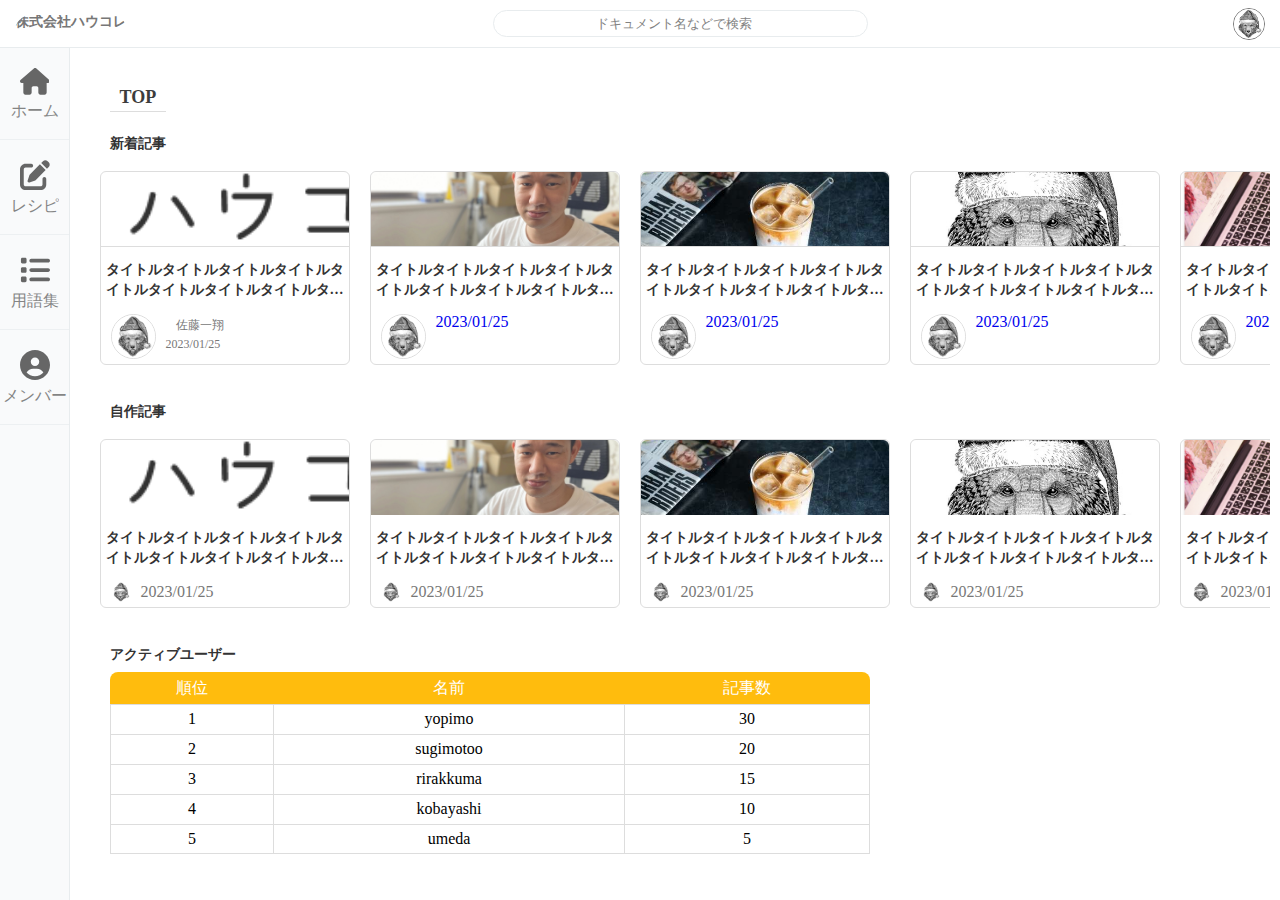
<file: howcollect-toaster/template/index.html>
<!DOCTYPE html>
<html lang="en">
<head>
    <meta charset="UTF-8">
    <meta http-equiv="X-UA-Compatible" content="IE=edge">
    <meta name="viewport" content="width=device-width, initial-scale=1.0">
    <title>top</title>
    <link rel="stylesheet" href="reset.css">
    <link rel="stylesheet" href="sass.css">
    <!-- slick css -->
    <link rel="stylesheet" href="slick/slick.css">
</head>
<body>
    <div class="toppage-container">
        <div class="top-header">
            <div class="humburgar"><span></span><span></span><span></span></div>
            <p class="header-title"><a>株式会社ハウコレ</a></p>
            <form class="search">
                <input type="search" placeholder="ドキュメント名などで検索"/>
                <button type="submit" class="search-btn">
                    <i class="fas fa-search"></i>
                </button>
            </form>
            <div class="home-profile-btn">
                <a><img src="../image/IMG_7644.JPG"></a>
            </div>
        </div>
        <!--ページコンテンツ-->
        <div class="top-main-body">
            <ul class="side-nav">
                <li class="go-home-btn side-li-box"><a href="#">
                    <svg class="side-li-img" xmlns="http://www.w3.org/2000/svg" viewBox="0 0 576 512"><!--! Font Awesome Pro 6.2.1 by @fontawesome - https://fontawesome.com License - https://fontawesome.com/license (Commercial License) Copyright 2022 Fonticons, Inc. --><path d="M575.8 255.5c0 18-15 32.1-32 32.1h-32l.7 160.2c0 2.7-.2 5.4-.5 8.1V472c0 22.1-17.9 40-40 40H456c-1.1 0-2.2 0-3.3-.1c-1.4 .1-2.8 .1-4.2 .1H416 392c-22.1 0-40-17.9-40-40V448 384c0-17.7-14.3-32-32-32H256c-17.7 0-32 14.3-32 32v64 24c0 22.1-17.9 40-40 40H160 128.1c-1.5 0-3-.1-4.5-.2c-1.2 .1-2.4 .2-3.6 .2H104c-22.1 0-40-17.9-40-40V360c0-.9 0-1.9 .1-2.8V287.6H32c-18 0-32-14-32-32.1c0-9 3-17 10-24L266.4 8c7-7 15-8 22-8s15 2 21 7L564.8 231.5c8 7 12 15 11 24z"/></svg>
                    <p class="side-nav-name">ホーム</p>
                </a></li>
                <li class="go-recipe-btn side-li-box"><a href="#">
                    <svg class="side-li-img" xmlns="http://www.w3.org/2000/svg" viewBox="0 0 512 512"><!--! Font Awesome Pro 6.2.1 by @fontawesome - https://fontawesome.com License - https://fontawesome.com/license (Commercial License) Copyright 2022 Fonticons, Inc. --><path d="M471.6 21.7c-21.9-21.9-57.3-21.9-79.2 0L362.3 51.7l97.9 97.9 30.1-30.1c21.9-21.9 21.9-57.3 0-79.2L471.6 21.7zm-299.2 220c-6.1 6.1-10.8 13.6-13.5 21.9l-29.6 88.8c-2.9 8.6-.6 18.1 5.8 24.6s15.9 8.7 24.6 5.8l88.8-29.6c8.2-2.8 15.7-7.4 21.9-13.5L437.7 172.3 339.7 74.3 172.4 241.7zM96 64C43 64 0 107 0 160V416c0 53 43 96 96 96H352c53 0 96-43 96-96V320c0-17.7-14.3-32-32-32s-32 14.3-32 32v96c0 17.7-14.3 32-32 32H96c-17.7 0-32-14.3-32-32V160c0-17.7 14.3-32 32-32h96c17.7 0 32-14.3 32-32s-14.3-32-32-32H96z"/></svg>
                    <p class="side-nav-name">レシピ</p>
                </a></li>
                <li class="go-vocaburaly-btn side-li-box"><a href="#">
                    <svg class="side-li-img" xmlns="http://www.w3.org/2000/svg" viewBox="0 0 512 512"><!--! Font Awesome Pro 6.2.1 by @fontawesome - https://fontawesome.com License - https://fontawesome.com/license (Commercial License) Copyright 2022 Fonticons, Inc. --><path d="M40 48C26.7 48 16 58.7 16 72v48c0 13.3 10.7 24 24 24H88c13.3 0 24-10.7 24-24V72c0-13.3-10.7-24-24-24H40zM192 64c-17.7 0-32 14.3-32 32s14.3 32 32 32H480c17.7 0 32-14.3 32-32s-14.3-32-32-32H192zm0 160c-17.7 0-32 14.3-32 32s14.3 32 32 32H480c17.7 0 32-14.3 32-32s-14.3-32-32-32H192zm0 160c-17.7 0-32 14.3-32 32s14.3 32 32 32H480c17.7 0 32-14.3 32-32s-14.3-32-32-32H192zM16 232v48c0 13.3 10.7 24 24 24H88c13.3 0 24-10.7 24-24V232c0-13.3-10.7-24-24-24H40c-13.3 0-24 10.7-24 24zM40 368c-13.3 0-24 10.7-24 24v48c0 13.3 10.7 24 24 24H88c13.3 0 24-10.7 24-24V392c0-13.3-10.7-24-24-24H40z"/></svg>
                    <p class="side-nav-name">用語集</p>
                </a></li>
                <li class="go-member-btn side-li-box"><a href="#">
                    <svg class="side-li-img" xmlns="http://www.w3.org/2000/svg" viewBox="0 0 512 512"><!--! Font Awesome Pro 6.2.1 by @fontawesome - https://fontawesome.com License - https://fontawesome.com/license (Commercial License) Copyright 2022 Fonticons, Inc. --><path d="M399 384.2C376.9 345.8 335.4 320 288 320H224c-47.4 0-88.9 25.8-111 64.2c35.2 39.2 86.2 63.8 143 63.8s107.8-24.7 143-63.8zM512 256c0 141.4-114.6 256-256 256S0 397.4 0 256S114.6 0 256 0S512 114.6 512 256zM256 272c39.8 0 72-32.2 72-72s-32.2-72-72-72s-72 32.2-72 72s32.2 72 72 72z"/></svg>
                    <p class="side-nav-name">メンバー</p>
                </a></li>
            </ul>
            <div class="main-content-wrap">
                <p class="main-content-title">TOP</p>
                <div class="content-wrap">
                    <!--メインに表示するコンテンツ-->
                    <h2 class="section-title">新着記事</h2>
                    <ul class="main-upper-wrap">
                        <li class="main-content new-content"><a href="#">
                            <img src="../image/Frame.png" class="content-thumbnail">
                            <p class="content-title">タイトルタイトルタイトルタイトルタイトルタイトルタイトルタイトルタイトル</p>
                            <div class="content-outline">
                                <img src="../image/IMG_7644.JPG" class="content-by-image">
                                <div class="post-profile">
                                    <p class="author-name">佐藤一翔</p>
                                    <p class="post-date">2023/01/25</p>        
                                </div>
                            </div>
                        </a></li>
                        <li class="main-content new-content"><a href="#">
                            <img src="../image//image.jpg" class="content-thumbnail">
                            <p class="content-title">タイトルタイトルタイトルタイトルタイトルタイトルタイトルタイトルタイトル</p>
                            <div class="content-outline">
                                <img src="../image/IMG_7644.JPG" class="content-by-image">
                                <p class="post-date">2023/01/25</p>    
                            </div>
                        </a></li>
                        <li class="main-content new-content"><a href="#">
                            <img src="../image/img-item02.jpg" class="content-thumbnail">
                            <p class="content-title">タイトルタイトルタイトルタイトルタイトルタイトルタイトルタイトルタイトル</p>
                            <div class="content-outline">
                                <img src="../image/IMG_7644.JPG" class="content-by-image">
                                <p class="post-date">2023/01/25</p>    
                            </div>
                        </a></li>
                        <li class="main-content new-content"><a href="#">
                            <img src="../image/IMG_7644.JPG" class="content-thumbnail">
                            <p class="content-title">タイトルタイトルタイトルタイトルタイトルタイトルタイトルタイトルタイトル</p>
                            <div class="content-outline">
                                <img src="../image/IMG_7644.JPG" class="content-by-image">
                                <p class="post-date">2023/01/25</p>    
                            </div>
                        </a></li>
                        <li class="main-content new-content"><a href="#">
                            <img src="../image/p-1.jpg" class="content-thumbnail">
                            <p class="content-title">タイトルタイトルタイトルタイトルタイトルタイトルタイトルタイトルタイトル</p>
                            <div class="content-outline">
                                <img src="../image/IMG_7644.JPG" class="content-by-image">
                                <p class="post-date">2023/01/25</p>    
                            </div>
                        </a></li>
                        <li class="main-content new-content"><a href="#">
                            <img src="../image/shop.jpg" class="content-thumbnail">
                            <p class="content-title">タイトルタイトルタイトルタイトルタイトルタイトルタイトルタイトルタイトル</p>
                            <div class="content-outline">
                                <img src="../image/IMG_7644.JPG" class="content-by-image">
                                <p class="post-date">2023/01/25</p>    
                            </div>
                        </a></li>
                        <li class="main-content new-content"><a href="#">
                            <img src="../image/special-image.png" class="content-thumbnail">
                            <p class="content-title">タイトルタイトルタイトルタイトルタイトルタイトルタイトルタイトルタイトル</p>
                            <div class="content-outline">
                                <img src="../image/IMG_7644.JPG" class="content-by-image">
                                <p class="post-date">2023/01/25</p>    
                            </div>
                        </a></li>
                        <li class="main-content new-content"><a href="#">
                            <img src="../image/swedish_lapphund.jpg" class="content-thumbnail">
                            <p class="content-title">タイトルタイトルタイトルタイトルタイトルタイトルタイトルタイトルタイトル</p>
                            <div class="content-outline">
                                <img src="../image/IMG_7644.JPG" class="content-by-image">
                                <p class="post-date">2023/01/25</p>    
                            </div>
                        </a></li>
                        <li class="main-content new-content"><a href="#">
                            <img src="../image/event-lifestyle.jpg" class="content-thumbnail">
                            <p class="content-title">タイトルタイトルタイトルタイトルタイトルタイトルタイトルタイトルタイトル</p>
                            <div class="content-outline">
                                <img src="../image/IMG_7644.JPG" class="content-by-image">
                                <p class="post-date">2023/01/25</p>    
                            </div>
                        </a></li>
                        <li class="main-content new-content"><a href="#">
                            <img src="../image/experience-repo.jpg" class="content-thumbnail">
                            <p class="content-title">タイトルタイトルタイトルタイトルタイトルタイトルタイトルタイトルタイトル</p>
                            <div class="content-outline">
                                <img src="../image/IMG_7644.JPG" class="content-by-image">
                                <p class="post-date">2023/01/25</p>    
                            </div>
                        </a></li>
                    </ul>             
                    <h2 class="section-title">自作記事</h2>
                    <ul class="main-buttom-wrap">
                        <li class="main-content new-content"><a href="#">
                            <img src="../image/Frame.png" class="content-thumbnail">
                            <p class="content-title">タイトルタイトルタイトルタイトルタイトルタイトルタイトルタイトルタイトル</p>
                            <div class="content-outline">
                                <img src="../image/IMG_7644.JPG" class="content-by-image">
                                <p class="post-date">2023/01/25</p>    
                            </div>
                        </a></li>
                        <li class="main-content new-content"><a href="#">
                            <img src="../image//image.jpg" class="content-thumbnail">
                            <p class="content-title">タイトルタイトルタイトルタイトルタイトルタイトルタイトルタイトルタイトル</p>
                            <div class="content-outline">
                                <img src="../image/IMG_7644.JPG" class="content-by-image">
                                <p class="post-date">2023/01/25</p>    
                            </div>
                        </a></li>
                        <li class="main-content new-content"><a href="#">
                            <img src="../image/img-item02.jpg" class="content-thumbnail">
                            <p class="content-title">タイトルタイトルタイトルタイトルタイトルタイトルタイトルタイトルタイトル</p>
                            <div class="content-outline">
                                <img src="../image/IMG_7644.JPG" class="content-by-image">
                                <p class="post-date">2023/01/25</p>    
                            </div>
                        </a></li>
                        <li class="main-content new-content"><a href="#">
                            <img src="../image/IMG_7644.JPG" class="content-thumbnail">
                            <p class="content-title">タイトルタイトルタイトルタイトルタイトルタイトルタイトルタイトルタイトル</p>
                            <div class="content-outline">
                                <img src="../image/IMG_7644.JPG" class="content-by-image">
                                <p class="post-date">2023/01/25</p>    
                            </div>
                        </a></li>
                        <li class="main-content new-content"><a href="#">
                            <img src="../image/p-1.jpg" class="content-thumbnail">
                            <p class="content-title">タイトルタイトルタイトルタイトルタイトルタイトルタイトルタイトルタイトル</p>
                            <div class="content-outline">
                                <img src="../image/IMG_7644.JPG" class="content-by-image">
                                <p class="post-date">2023/01/25</p>    
                            </div>
                        </a></li>
                        <li class="main-content new-content"><a href="#">
                            <img src="../image/shop.jpg" class="content-thumbnail">
                            <p class="content-title">タイトルタイトルタイトルタイトルタイトルタイトルタイトルタイトルタイトル</p>
                            <div class="content-outline">
                                <img src="../image/IMG_7644.JPG" class="content-by-image">
                                <p class="post-date">2023/01/25</p>    
                            </div>
                        </a></li>
                        <li class="main-content new-content"><a href="#">
                            <img src="../image/special-image.png" class="content-thumbnail">
                            <p class="content-title">タイトルタイトルタイトルタイトルタイトルタイトルタイトルタイトルタイトル</p>
                            <div class="content-outline">
                                <img src="../image/IMG_7644.JPG" class="content-by-image">
                                <p class="post-date">2023/01/25</p>    
                            </div>
                        </a></li>
                        <li class="main-content new-content"><a href="#">
                            <img src="../image/swedish_lapphund.jpg" class="content-thumbnail">
                            <p class="content-title">タイトルタイトルタイトルタイトルタイトルタイトルタイトルタイトルタイトル</p>
                            <div class="content-outline">
                                <img src="../image/IMG_7644.JPG" class="content-by-image">
                                <p class="post-date">2023/01/25</p>    
                            </div>
                        </a></li>
                        <li class="main-content new-content"><a href="#">
                            <img src="../image/event-lifestyle.jpg" class="content-thumbnail">
                            <p class="content-title">タイトルタイトルタイトルタイトルタイトルタイトルタイトルタイトルタイトル</p>
                            <div class="content-outline">
                                <img src="../image/IMG_7644.JPG" class="content-by-image">
                                <p class="post-date">2023/01/25</p>    
                            </div>
                        </a></li>
                        <li class="main-content new-content"><a href="#">
                            <img src="../image/experience-repo.jpg" class="content-thumbnail">
                            <p class="content-title">タイトルタイトルタイトルタイトルタイトルタイトルタイトルタイトルタイトル</p>
                            <div class="content-outline">
                                <img src="../image/IMG_7644.JPG" class="content-by-image">
                                <p class="post-date">2023/01/25</p>    
                            </div>
                        </a></li>                        
                    </ul>
                    <h2 class="section-title">アクティブユーザー</h2>
                    <table class="active-users">
                        <tr>
                            <th>順位</th>
                            <th>名前</th>
                            <th>記事数</th>
                        </tr>
                        <tr>
                            <td>1</td>
                            <td>yopimo</td>
                            <td>30</td>
                        </tr>
                        <tr>
                            <td>2</td>
                            <td>sugimotoo</td>
                            <td>20</td>
                        </tr>
                        <tr>
                            <td>3</td>
                            <td>rirakkuma</td>
                            <td>15</td>
                        </tr>
                        <tr>
                            <td>4</td>
                            <td>kobayashi</td>
                            <td>10</td>
                        </tr>
                        <tr>
                            <td>5</td>
                            <td>umeda</td>
                            <td>5</td>
                        </tr>
                    </table>
                </div>
            </div>
        </div>
    </div>
<!-- jquery -->
<script src="https://code.jquery.com/jquery-3.6.3.min.js" integrity="sha256-pvPw+upLPUjgMXY0G+8O0xUf+/Im1MZjXxxgOcBQBXU=" crossorigin="anonymous"></script>
<!-- slick js-->
<script src="slick/slick.min.js"></script>
<!--main.js-->
<script src="js/main.js"></script>    
</body>
</html>
</file>
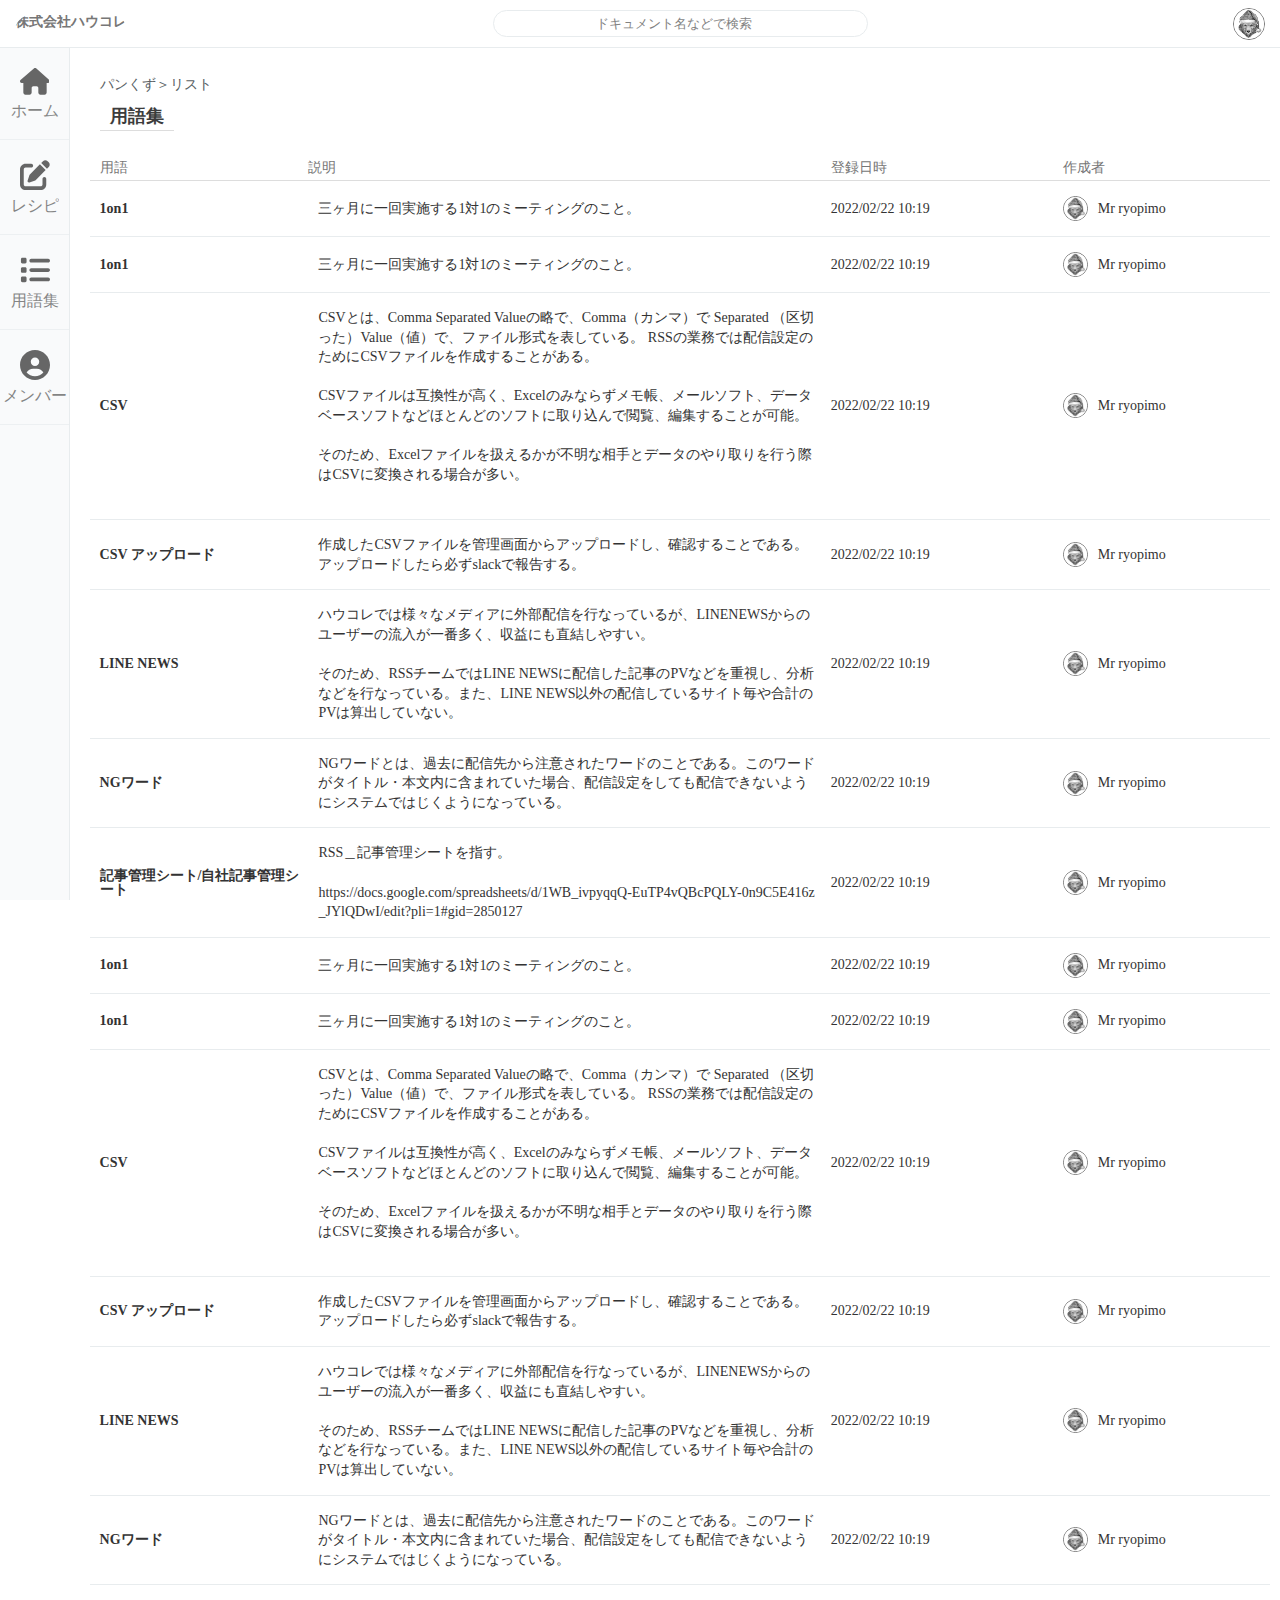
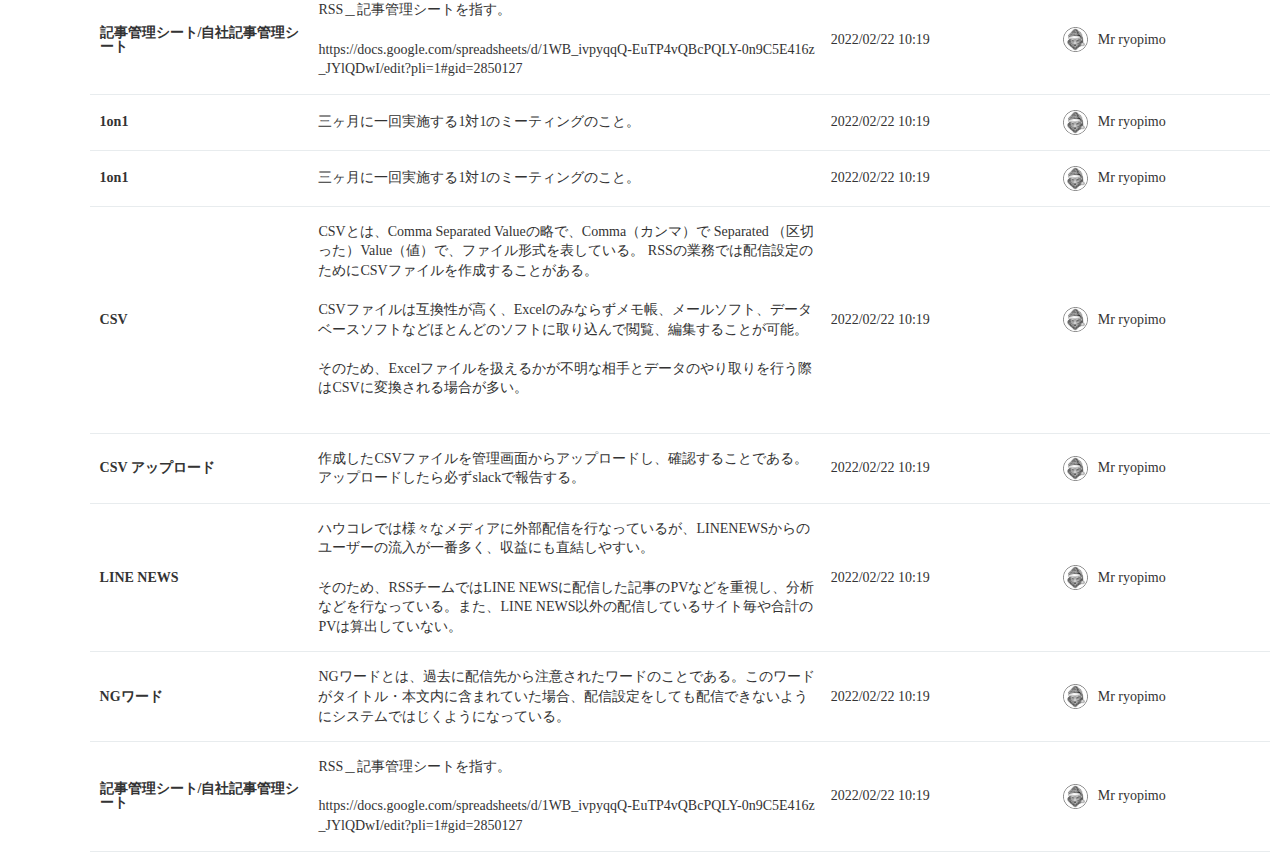
<file: howcollect-toaster/template/archive-$posttype.html>
<!DOCTYPE html>
<html lang="en">
<head>
    <meta charset="UTF-8">
    <meta http-equiv="X-UA-Compatible" content="IE=edge">
    <meta name="viewport" content="width=device-width, initial-scale=1.0">
    <title>用語集</title>
    <link rel="stylesheet" href="reset.css">
    <link rel="stylesheet" href="sass.css">
    <!-- slick css -->
    <link rel="stylesheet" href="slick/slick.css">
</head>
<body>
    <div class="toppage-container">
        <div class="top-header">
            <div class="humburgar"><a href="#"><span></span><span></span><span></span></a></div>
            <p class="header-title"><a>株式会社ハウコレ</a></p>
            <form class="search">
                <input type="search" placeholder="ドキュメント名などで検索"/>
                <button type="submit" class="search-btn">
                    <i class="fas fa-search"></i>
                </button>
            </form>
            <div class="home-profile-btn">
                <a><img src="../image/IMG_7644.JPG"></a>
            </div>
        </div>
        <div class="top-main-body">
            <ul class="side-nav">
                <li class="go-home-btn side-li-box"><a href="#">
                    <svg class="side-li-img" xmlns="http://www.w3.org/2000/svg" viewBox="0 0 576 512"><!--! Font Awesome Pro 6.2.1 by @fontawesome - https://fontawesome.com License - https://fontawesome.com/license (Commercial License) Copyright 2022 Fonticons, Inc. --><path d="M575.8 255.5c0 18-15 32.1-32 32.1h-32l.7 160.2c0 2.7-.2 5.4-.5 8.1V472c0 22.1-17.9 40-40 40H456c-1.1 0-2.2 0-3.3-.1c-1.4 .1-2.8 .1-4.2 .1H416 392c-22.1 0-40-17.9-40-40V448 384c0-17.7-14.3-32-32-32H256c-17.7 0-32 14.3-32 32v64 24c0 22.1-17.9 40-40 40H160 128.1c-1.5 0-3-.1-4.5-.2c-1.2 .1-2.4 .2-3.6 .2H104c-22.1 0-40-17.9-40-40V360c0-.9 0-1.9 .1-2.8V287.6H32c-18 0-32-14-32-32.1c0-9 3-17 10-24L266.4 8c7-7 15-8 22-8s15 2 21 7L564.8 231.5c8 7 12 15 11 24z"/></svg>
                    <p class="side-nav-name">ホーム</p>
                </a></li>
                <li class="go-recipe-btn side-li-box"><a href="#">
                    <svg class="side-li-img" xmlns="http://www.w3.org/2000/svg" viewBox="0 0 512 512"><!--! Font Awesome Pro 6.2.1 by @fontawesome - https://fontawesome.com License - https://fontawesome.com/license (Commercial License) Copyright 2022 Fonticons, Inc. --><path d="M471.6 21.7c-21.9-21.9-57.3-21.9-79.2 0L362.3 51.7l97.9 97.9 30.1-30.1c21.9-21.9 21.9-57.3 0-79.2L471.6 21.7zm-299.2 220c-6.1 6.1-10.8 13.6-13.5 21.9l-29.6 88.8c-2.9 8.6-.6 18.1 5.8 24.6s15.9 8.7 24.6 5.8l88.8-29.6c8.2-2.8 15.7-7.4 21.9-13.5L437.7 172.3 339.7 74.3 172.4 241.7zM96 64C43 64 0 107 0 160V416c0 53 43 96 96 96H352c53 0 96-43 96-96V320c0-17.7-14.3-32-32-32s-32 14.3-32 32v96c0 17.7-14.3 32-32 32H96c-17.7 0-32-14.3-32-32V160c0-17.7 14.3-32 32-32h96c17.7 0 32-14.3 32-32s-14.3-32-32-32H96z"/></svg>
                    <p class="side-nav-name">レシピ</p>
                </a></li>
                <li class="go-vocaburaly-btn side-li-box"><a href="#">
                    <svg class="side-li-img" xmlns="http://www.w3.org/2000/svg" viewBox="0 0 512 512"><!--! Font Awesome Pro 6.2.1 by @fontawesome - https://fontawesome.com License - https://fontawesome.com/license (Commercial License) Copyright 2022 Fonticons, Inc. --><path d="M40 48C26.7 48 16 58.7 16 72v48c0 13.3 10.7 24 24 24H88c13.3 0 24-10.7 24-24V72c0-13.3-10.7-24-24-24H40zM192 64c-17.7 0-32 14.3-32 32s14.3 32 32 32H480c17.7 0 32-14.3 32-32s-14.3-32-32-32H192zm0 160c-17.7 0-32 14.3-32 32s14.3 32 32 32H480c17.7 0 32-14.3 32-32s-14.3-32-32-32H192zm0 160c-17.7 0-32 14.3-32 32s14.3 32 32 32H480c17.7 0 32-14.3 32-32s-14.3-32-32-32H192zM16 232v48c0 13.3 10.7 24 24 24H88c13.3 0 24-10.7 24-24V232c0-13.3-10.7-24-24-24H40c-13.3 0-24 10.7-24 24zM40 368c-13.3 0-24 10.7-24 24v48c0 13.3 10.7 24 24 24H88c13.3 0 24-10.7 24-24V392c0-13.3-10.7-24-24-24H40z"/></svg>
                    <p class="side-nav-name">用語集</p>
                </a></li>
                <li class="go-member-btn side-li-box"><a href="#">
                    <svg class="side-li-img" xmlns="http://www.w3.org/2000/svg" viewBox="0 0 512 512"><!--! Font Awesome Pro 6.2.1 by @fontawesome - https://fontawesome.com License - https://fontawesome.com/license (Commercial License) Copyright 2022 Fonticons, Inc. --><path d="M399 384.2C376.9 345.8 335.4 320 288 320H224c-47.4 0-88.9 25.8-111 64.2c35.2 39.2 86.2 63.8 143 63.8s107.8-24.7 143-63.8zM512 256c0 141.4-114.6 256-256 256S0 397.4 0 256S114.6 0 256 0S512 114.6 512 256zM256 272c39.8 0 72-32.2 72-72s-32.2-72-72-72s-72 32.2-72 72s32.2 72 72 72z"/></svg>
                    <p class="side-nav-name">メンバー</p>
                </a></li>
            </ul>
            <div class="column-content-wrap">
                <p class="pan">パンくず＞リスト</p>
                <p class="main-content-title">用語集</p>                
                <!--メインに表示するコンテンツ-->
                <div class="column-container">
                    <div class="column-header">
                        <div class="column-name-header">用語</div>
                        <div class="column-description-header">説明</div>
                        <div class="update-at-header">登録日時</div>
                        <div class="update-by-header">作成者</div>
                    </div>
                    <!--用語集が一つずつ入っていく-->
                    <div class="column-content">
                        <div class="column-name">1on1</div>
                        <div class="column-description">三ヶ月に一回実施する1対1のミーティングのこと。</div>
                        <div class="update-at">2022/02/22 10:19</div>
                        <div class="update-by"><a href="#">
                            <img src="../image/IMG_7644.JPG" class ="column-author-image" style="max-width: 40px;">
                            <p class="column-author">Mr ryopimo</p>
                        </a></div>
                    </div>
                    <div class="column-content">
                        <div class="column-name">1on1</div>
                        <div class="column-description">三ヶ月に一回実施する1対1のミーティングのこと。</div>
                        <div class="update-at">2022/02/22 10:19</div>
                        <div class="update-by"><a href="#">
                            <img src="../image/IMG_7644.JPG" class ="column-author-image" style="max-width: 40px;">
                            <p class="column-author">Mr ryopimo</p>
                        </a></div>
                    </div>
                    <div class="column-content">
                        <div class="column-name">CSV</div>
                        <div class="column-description">CSVとは、Comma Separated Valueの略で、Comma（カンマ）で Separated （区切った）Value（値）で、ファイル形式を表している。 RSSの業務では配信設定のためにCSVファイルを作成することがある。
                            
CSVファイルは互換性が高く、Excelのみならずメモ帳、メールソフト、データベースソフトなどほとんどのソフトに取り込んで閲覧、編集することが可能。

そのため、Excelファイルを扱えるかが不明な相手とデータのやり取りを行う際はCSVに変換される場合が多い。
                        </div>
                        <div class="update-at">2022/02/22 10:19</div>
                        <div class="update-by"><a href="#">
                            <img src="../image/IMG_7644.JPG" class ="column-author-image" style="max-width: 40px;">
                            <p class="column-author">Mr ryopimo</p>
                        </a></div>
                    </div>
                    <div class="column-content">
                        <div class="column-name">CSV アップロード</div>
                        <div class="column-description">作成したCSVファイルを管理画面からアップロードし、確認することである。アップロードしたら必ずslackで報告する。	</div>
                        <div class="update-at">2022/02/22 10:19</div>
                        <div class="update-by"><a href="#">
                            <img src="../image/IMG_7644.JPG" class ="column-author-image" style="max-width: 40px;">
                            <p class="column-author">Mr ryopimo</p>
                        </a></div>
                    </div>
                    <div class="column-content">
                        <div class="column-name">LINE NEWS</div>
                        <div class="column-description">ハウコレでは様々なメディアに外部配信を行なっているが、LINENEWSからのユーザーの流入が一番多く、収益にも直結しやすい。

そのため、RSSチームではLINE NEWSに配信した記事のPVなどを重視し、分析などを行なっている。また、LINE NEWS以外の配信しているサイト毎や合計のPVは算出していない。</div>
                        <div class="update-at">2022/02/22 10:19</div>
                        <div class="update-by"><a href="#">
                            <img src="../image/IMG_7644.JPG" class ="column-author-image" style="max-width: 40px;">
                            <p class="column-author">Mr ryopimo</p>
                        </a></div>
                    </div>
                    <div class="column-content">
                        <div class="column-name">NGワード</div>
                        <div class="column-description">NGワードとは、過去に配信先から注意されたワードのことである。このワードがタイトル・本文内に含まれていた場合、配信設定をしても配信できないようにシステムではじくようになっている。</div>
                        <div class="update-at">2022/02/22 10:19</div>
                        <div class="update-by"><a href="#">
                            <img src="../image/IMG_7644.JPG" class ="column-author-image" style="max-width: 40px;">
                            <p class="column-author">Mr ryopimo</p>
                        </a></div>
                    </div>
                    <div class="column-content">
                        <div class="column-name">記事管理シート/自社記事管理シート</div>
                        <div class="column-description">RSS＿記事管理シートを指す。

https://docs.google.com/spreadsheets/d/1WB_ivpyqqQ-EuTP4vQBcPQLY-0n9C5E416z_JYlQDwI/edit?pli=1#gid=2850127</div>
                        <div class="update-at">2022/02/22 10:19</div>
                        <div class="update-by"><a href="#">
                            <img src="../image/IMG_7644.JPG" class ="column-author-image" style="max-width: 40px;">
                            <p class="column-author">Mr ryopimo</p>
                        </a></div>
                    </div>
                    <div class="column-content">
                        <div class="column-name">1on1</div>
                        <div class="column-description">三ヶ月に一回実施する1対1のミーティングのこと。</div>
                        <div class="update-at">2022/02/22 10:19</div>
                        <div class="update-by"><a href="#">
                            <img src="../image/IMG_7644.JPG" class ="column-author-image" style="max-width: 40px;">
                            <p class="column-author">Mr ryopimo</p>
                        </a></div>
                    </div>
                    <div class="column-content">
                        <div class="column-name">1on1</div>
                        <div class="column-description">三ヶ月に一回実施する1対1のミーティングのこと。</div>
                        <div class="update-at">2022/02/22 10:19</div>
                        <div class="update-by"><a href="#">
                            <img src="../image/IMG_7644.JPG" class ="column-author-image" style="max-width: 40px;">
                            <p class="column-author">Mr ryopimo</p>
                        </a></div>
                    </div>
                    <div class="column-content">
                        <div class="column-name">CSV</div>
                        <div class="column-description">CSVとは、Comma Separated Valueの略で、Comma（カンマ）で Separated （区切った）Value（値）で、ファイル形式を表している。 RSSの業務では配信設定のためにCSVファイルを作成することがある。
                            
CSVファイルは互換性が高く、Excelのみならずメモ帳、メールソフト、データベースソフトなどほとんどのソフトに取り込んで閲覧、編集することが可能。

そのため、Excelファイルを扱えるかが不明な相手とデータのやり取りを行う際はCSVに変換される場合が多い。
                        </div>
                        <div class="update-at">2022/02/22 10:19</div>
                        <div class="update-by"><a href="#">
                            <img src="../image/IMG_7644.JPG" class ="column-author-image" style="max-width: 40px;">
                            <p class="column-author">Mr ryopimo</p>
                        </a></div>
                    </div>
                    <div class="column-content">
                        <div class="column-name">CSV アップロード</div>
                        <div class="column-description">作成したCSVファイルを管理画面からアップロードし、確認することである。アップロードしたら必ずslackで報告する。	</div>
                        <div class="update-at">2022/02/22 10:19</div>
                        <div class="update-by"><a href="#">
                            <img src="../image/IMG_7644.JPG" class ="column-author-image" style="max-width: 40px;">
                            <p class="column-author">Mr ryopimo</p>
                        </a></div>
                    </div>
                    <div class="column-content">
                        <div class="column-name">LINE NEWS</div>
                        <div class="column-description">ハウコレでは様々なメディアに外部配信を行なっているが、LINENEWSからのユーザーの流入が一番多く、収益にも直結しやすい。

そのため、RSSチームではLINE NEWSに配信した記事のPVなどを重視し、分析などを行なっている。また、LINE NEWS以外の配信しているサイト毎や合計のPVは算出していない。</div>
                        <div class="update-at">2022/02/22 10:19</div>
                        <div class="update-by"><a href="#">
                            <img src="../image/IMG_7644.JPG" class ="column-author-image" style="max-width: 40px;">
                            <p class="column-author">Mr ryopimo</p>
                        </a></div>
                    </div>
                    <div class="column-content">
                        <div class="column-name">NGワード</div>
                        <div class="column-description">NGワードとは、過去に配信先から注意されたワードのことである。このワードがタイトル・本文内に含まれていた場合、配信設定をしても配信できないようにシステムではじくようになっている。</div>
                        <div class="update-at">2022/02/22 10:19</div>
                        <div class="update-by"><a href="#">
                            <img src="../image/IMG_7644.JPG" class ="column-author-image" style="max-width: 40px;">
                            <p class="column-author">Mr ryopimo</p>
                        </a></div>
                    </div>
                    <div class="column-content">
                        <div class="column-name">記事管理シート/自社記事管理シート</div>
                        <div class="column-description">RSS＿記事管理シートを指す。

https://docs.google.com/spreadsheets/d/1WB_ivpyqqQ-EuTP4vQBcPQLY-0n9C5E416z_JYlQDwI/edit?pli=1#gid=2850127</div>
                        <div class="update-at">2022/02/22 10:19</div>
                        <div class="update-by"><a href="#">
                            <img src="../image/IMG_7644.JPG" class ="column-author-image" style="max-width: 40px;">
                            <p class="column-author">Mr ryopimo</p>
                        </a></div>
                    </div>
                    <div class="column-content">
                        <div class="column-name">1on1</div>
                        <div class="column-description">三ヶ月に一回実施する1対1のミーティングのこと。</div>
                        <div class="update-at">2022/02/22 10:19</div>
                        <div class="update-by"><a href="#">
                            <img src="../image/IMG_7644.JPG" class ="column-author-image" style="max-width: 40px;">
                            <p class="column-author">Mr ryopimo</p>
                        </a></div>
                    </div>
                    <div class="column-content">
                        <div class="column-name">1on1</div>
                        <div class="column-description">三ヶ月に一回実施する1対1のミーティングのこと。</div>
                        <div class="update-at">2022/02/22 10:19</div>
                        <div class="update-by"><a href="#">
                            <img src="../image/IMG_7644.JPG" class ="column-author-image" style="max-width: 40px;">
                            <p class="column-author">Mr ryopimo</p>
                        </a></div>
                    </div>
                    <div class="column-content">
                        <div class="column-name">CSV</div>
                        <div class="column-description">CSVとは、Comma Separated Valueの略で、Comma（カンマ）で Separated （区切った）Value（値）で、ファイル形式を表している。 RSSの業務では配信設定のためにCSVファイルを作成することがある。
                            
CSVファイルは互換性が高く、Excelのみならずメモ帳、メールソフト、データベースソフトなどほとんどのソフトに取り込んで閲覧、編集することが可能。

そのため、Excelファイルを扱えるかが不明な相手とデータのやり取りを行う際はCSVに変換される場合が多い。
                        </div>
                        <div class="update-at">2022/02/22 10:19</div>
                        <div class="update-by"><a href="#">
                            <img src="../image/IMG_7644.JPG" class ="column-author-image" style="max-width: 40px;">
                            <p class="column-author">Mr ryopimo</p>
                        </a></div>
                    </div>
                    <div class="column-content">
                        <div class="column-name">CSV アップロード</div>
                        <div class="column-description">作成したCSVファイルを管理画面からアップロードし、確認することである。アップロードしたら必ずslackで報告する。	</div>
                        <div class="update-at">2022/02/22 10:19</div>
                        <div class="update-by"><a href="#">
                            <img src="../image/IMG_7644.JPG" class ="column-author-image" style="max-width: 40px;">
                            <p class="column-author">Mr ryopimo</p>
                        </a></div>
                    </div>
                    <div class="column-content">
                        <div class="column-name">LINE NEWS</div>
                        <div class="column-description">ハウコレでは様々なメディアに外部配信を行なっているが、LINENEWSからのユーザーの流入が一番多く、収益にも直結しやすい。

そのため、RSSチームではLINE NEWSに配信した記事のPVなどを重視し、分析などを行なっている。また、LINE NEWS以外の配信しているサイト毎や合計のPVは算出していない。</div>
                        <div class="update-at">2022/02/22 10:19</div>
                        <div class="update-by"><a href="#">
                            <img src="../image/IMG_7644.JPG" class ="column-author-image" style="max-width: 40px;">
                            <p class="column-author">Mr ryopimo</p>
                        </a></div>
                    </div>
                    <div class="column-content">
                        <div class="column-name">NGワード</div>
                        <div class="column-description">NGワードとは、過去に配信先から注意されたワードのことである。このワードがタイトル・本文内に含まれていた場合、配信設定をしても配信できないようにシステムではじくようになっている。</div>
                        <div class="update-at">2022/02/22 10:19</div>
                        <div class="update-by"><a href="#">
                            <img src="../image/IMG_7644.JPG" class ="column-author-image" style="max-width: 40px;">
                            <p class="column-author">Mr ryopimo</p>
                        </a></div>
                    </div>
                    <div class="column-content">
                        <div class="column-name">記事管理シート/自社記事管理シート</div>
                        <div class="column-description">RSS＿記事管理シートを指す。

https://docs.google.com/spreadsheets/d/1WB_ivpyqqQ-EuTP4vQBcPQLY-0n9C5E416z_JYlQDwI/edit?pli=1#gid=2850127</div>
                        <div class="update-at">2022/02/22 10:19</div>
                        <div class="update-by"><a href="#">
                            <img src="../image/IMG_7644.JPG" class ="column-author-image" style="max-width: 40px;">
                            <p class="column-author">Mr ryopimo</p>
                        </a></div>
                    </div>
                </div>
            </div>
        </div>
    </div>
<!-- jquery -->
<script src="https://code.jquery.com/jquery-3.6.3.min.js" integrity="sha256-pvPw+upLPUjgMXY0G+8O0xUf+/Im1MZjXxxgOcBQBXU=" crossorigin="anonymous"></script>
<!-- slick js-->
<script src="slick/slick.min.js"></script>
<!--main.js-->
<script src="js/main.js"></script>    
</body>
</html>
</file>
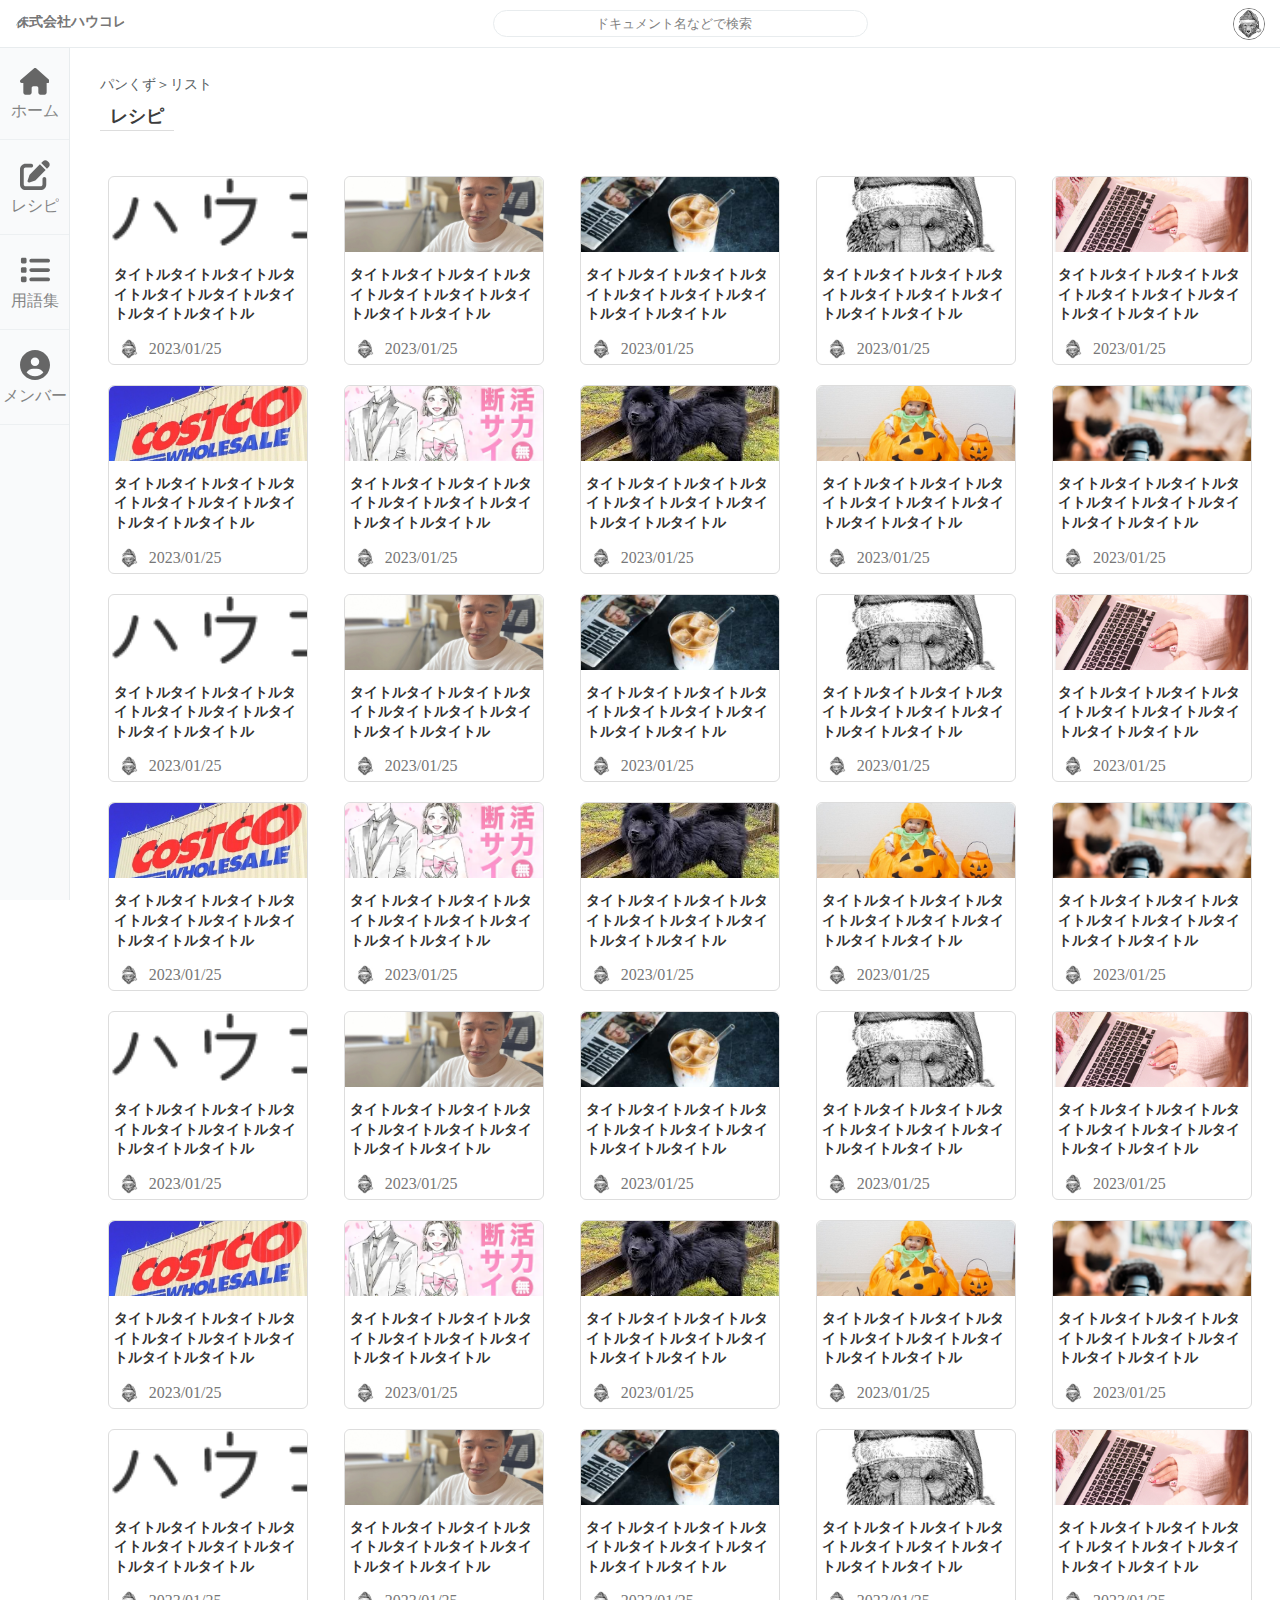
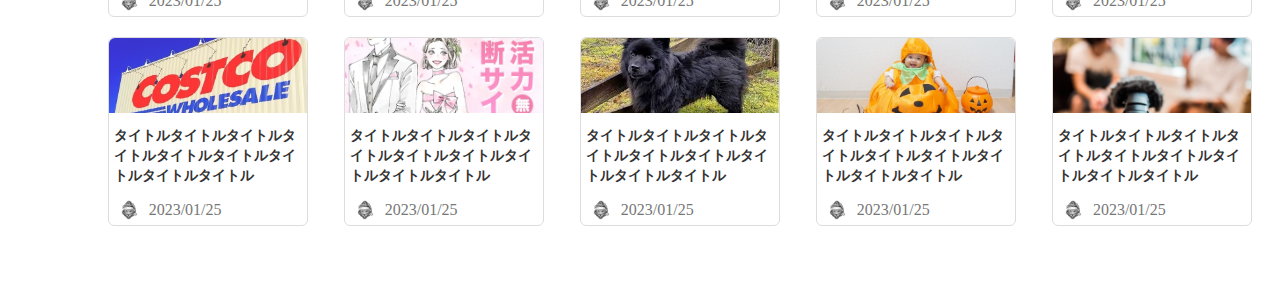
<file: howcollect-toaster/template/archive.html>
<!DOCTYPE html>
<html lang="en">
<head>
    <meta charset="UTF-8">
    <meta http-equiv="X-UA-Compatible" content="IE=edge">
    <meta name="viewport" content="width=device-width, initial-scale=1.0">
    <title>レシピ</title>
    <link rel="stylesheet" href="reset.css">
    <link rel="stylesheet" href="sass.css">
    <!-- slick css -->
    <link rel="stylesheet" href="slick/slick.css">
</head>
<body>
    <div class="toppage-container">
        <div class="top-header">
            <div class="humburgar"><a href="#"><span></span><span></span><span></span></a></div>
            <p class="header-title"><a>株式会社ハウコレ</a></p>
            <form class="search">
                <input type="search" placeholder="ドキュメント名などで検索"/>
                <button type="submit" class="search-btn">
                    <i class="fas fa-search"></i>
                </button>
            </form>
            <div class="home-profile-btn">
                <a><img src="../image/IMG_7644.JPG"></a>
            </div>
        </div>
        <div class="top-main-body">
            <ul class="side-nav">
                <li class="go-home-btn side-li-box"><a href="#">
                    <svg class="side-li-img" xmlns="http://www.w3.org/2000/svg" viewBox="0 0 576 512"><!--! Font Awesome Pro 6.2.1 by @fontawesome - https://fontawesome.com License - https://fontawesome.com/license (Commercial License) Copyright 2022 Fonticons, Inc. --><path d="M575.8 255.5c0 18-15 32.1-32 32.1h-32l.7 160.2c0 2.7-.2 5.4-.5 8.1V472c0 22.1-17.9 40-40 40H456c-1.1 0-2.2 0-3.3-.1c-1.4 .1-2.8 .1-4.2 .1H416 392c-22.1 0-40-17.9-40-40V448 384c0-17.7-14.3-32-32-32H256c-17.7 0-32 14.3-32 32v64 24c0 22.1-17.9 40-40 40H160 128.1c-1.5 0-3-.1-4.5-.2c-1.2 .1-2.4 .2-3.6 .2H104c-22.1 0-40-17.9-40-40V360c0-.9 0-1.9 .1-2.8V287.6H32c-18 0-32-14-32-32.1c0-9 3-17 10-24L266.4 8c7-7 15-8 22-8s15 2 21 7L564.8 231.5c8 7 12 15 11 24z"/></svg>
                    <p class="side-nav-name">ホーム</p>
                </a></li>
                <li class="go-recipe-btn side-li-box"><a href="#">
                    <svg class="side-li-img" xmlns="http://www.w3.org/2000/svg" viewBox="0 0 512 512"><!--! Font Awesome Pro 6.2.1 by @fontawesome - https://fontawesome.com License - https://fontawesome.com/license (Commercial License) Copyright 2022 Fonticons, Inc. --><path d="M471.6 21.7c-21.9-21.9-57.3-21.9-79.2 0L362.3 51.7l97.9 97.9 30.1-30.1c21.9-21.9 21.9-57.3 0-79.2L471.6 21.7zm-299.2 220c-6.1 6.1-10.8 13.6-13.5 21.9l-29.6 88.8c-2.9 8.6-.6 18.1 5.8 24.6s15.9 8.7 24.6 5.8l88.8-29.6c8.2-2.8 15.7-7.4 21.9-13.5L437.7 172.3 339.7 74.3 172.4 241.7zM96 64C43 64 0 107 0 160V416c0 53 43 96 96 96H352c53 0 96-43 96-96V320c0-17.7-14.3-32-32-32s-32 14.3-32 32v96c0 17.7-14.3 32-32 32H96c-17.7 0-32-14.3-32-32V160c0-17.7 14.3-32 32-32h96c17.7 0 32-14.3 32-32s-14.3-32-32-32H96z"/></svg>
                    <p class="side-nav-name">レシピ</p>
                </a></li>
                <li class="go-vocaburaly-btn side-li-box"><a href="#">
                    <svg class="side-li-img" xmlns="http://www.w3.org/2000/svg" viewBox="0 0 512 512"><!--! Font Awesome Pro 6.2.1 by @fontawesome - https://fontawesome.com License - https://fontawesome.com/license (Commercial License) Copyright 2022 Fonticons, Inc. --><path d="M40 48C26.7 48 16 58.7 16 72v48c0 13.3 10.7 24 24 24H88c13.3 0 24-10.7 24-24V72c0-13.3-10.7-24-24-24H40zM192 64c-17.7 0-32 14.3-32 32s14.3 32 32 32H480c17.7 0 32-14.3 32-32s-14.3-32-32-32H192zm0 160c-17.7 0-32 14.3-32 32s14.3 32 32 32H480c17.7 0 32-14.3 32-32s-14.3-32-32-32H192zm0 160c-17.7 0-32 14.3-32 32s14.3 32 32 32H480c17.7 0 32-14.3 32-32s-14.3-32-32-32H192zM16 232v48c0 13.3 10.7 24 24 24H88c13.3 0 24-10.7 24-24V232c0-13.3-10.7-24-24-24H40c-13.3 0-24 10.7-24 24zM40 368c-13.3 0-24 10.7-24 24v48c0 13.3 10.7 24 24 24H88c13.3 0 24-10.7 24-24V392c0-13.3-10.7-24-24-24H40z"/></svg>
                    <p class="side-nav-name">用語集</p>
                </a></li>
                <li class="go-member-btn side-li-box"><a href="#">
                    <svg class="side-li-img" xmlns="http://www.w3.org/2000/svg" viewBox="0 0 512 512"><!--! Font Awesome Pro 6.2.1 by @fontawesome - https://fontawesome.com License - https://fontawesome.com/license (Commercial License) Copyright 2022 Fonticons, Inc. --><path d="M399 384.2C376.9 345.8 335.4 320 288 320H224c-47.4 0-88.9 25.8-111 64.2c35.2 39.2 86.2 63.8 143 63.8s107.8-24.7 143-63.8zM512 256c0 141.4-114.6 256-256 256S0 397.4 0 256S114.6 0 256 0S512 114.6 512 256zM256 272c39.8 0 72-32.2 72-72s-32.2-72-72-72s-72 32.2-72 72s32.2 72 72 72z"/></svg>
                    <p class="side-nav-name">メンバー</p>
                </a></li>
            </ul>
            <div class="archive-content-wrap">
                <p class="pan">パンくず＞リスト</p>
                <p class="main-content-title">レシピ</p>
                <!--アーカイブのメインに表示するコンテンツ-->
                <ul class="main-archive-wrap">
                    <li class="main-content new-content"><a href="#">
                        <img src="../image/Frame.png" class="content-thumbnail">
                        <p class="content-title">タイトルタイトルタイトルタイトルタイトルタイトルタイトルタイトルタイトル</p>
                        <div class="content-outline">
                            <img src="../image/IMG_7644.JPG" class="content-by-image">
                            <p class="post-date">2023/01/25</p>    
                        </div>
                    </a></li>
                    <li class="main-content new-content"><a href="#">
                        <img src="../image//image.jpg" class="content-thumbnail">
                        <p class="content-title">タイトルタイトルタイトルタイトルタイトルタイトルタイトルタイトルタイトル</p>
                        <div class="content-outline">
                            <img src="../image/IMG_7644.JPG" class="content-by-image">
                            <p class="post-date">2023/01/25</p>    
                        </div>
                    </a></li>
                    <li class="main-content new-content"><a href="#">
                        <img src="../image/img-item02.jpg" class="content-thumbnail">
                        <p class="content-title">タイトルタイトルタイトルタイトルタイトルタイトルタイトルタイトルタイトル</p>
                        <div class="content-outline">
                            <img src="../image/IMG_7644.JPG" class="content-by-image">
                            <p class="post-date">2023/01/25</p>    
                        </div>
                    </a></li>
                    <li class="main-content new-content"><a href="#">
                        <img src="../image/IMG_7644.JPG" class="content-thumbnail">
                        <p class="content-title">タイトルタイトルタイトルタイトルタイトルタイトルタイトルタイトルタイトル</p>
                        <div class="content-outline">
                            <img src="../image/IMG_7644.JPG" class="content-by-image">
                            <p class="post-date">2023/01/25</p>    
                        </div>
                    </a></li>
                    <li class="main-content new-content"><a href="#">
                        <img src="../image/p-1.jpg" class="content-thumbnail">
                        <p class="content-title">タイトルタイトルタイトルタイトルタイトルタイトルタイトルタイトルタイトル</p>
                        <div class="content-outline">
                            <img src="../image/IMG_7644.JPG" class="content-by-image">
                            <p class="post-date">2023/01/25</p>    
                        </div>
                    </a></li>
                    <li class="main-content new-content"><a href="#">
                        <img src="../image/shop.jpg" class="content-thumbnail">
                        <p class="content-title">タイトルタイトルタイトルタイトルタイトルタイトルタイトルタイトルタイトル</p>
                        <div class="content-outline">
                            <img src="../image/IMG_7644.JPG" class="content-by-image">
                            <p class="post-date">2023/01/25</p>    
                        </div>
                    </a></li>
                    <li class="main-content new-content"><a href="#">
                        <img src="../image/special-image.png" class="content-thumbnail">
                        <p class="content-title">タイトルタイトルタイトルタイトルタイトルタイトルタイトルタイトルタイトル</p>
                        <div class="content-outline">
                            <img src="../image/IMG_7644.JPG" class="content-by-image">
                            <p class="post-date">2023/01/25</p>    
                        </div>
                    </a></li>
                    <li class="main-content new-content"><a href="#">
                        <img src="../image/swedish_lapphund.jpg" class="content-thumbnail">
                        <p class="content-title">タイトルタイトルタイトルタイトルタイトルタイトルタイトルタイトルタイトル</p>
                        <div class="content-outline">
                            <img src="../image/IMG_7644.JPG" class="content-by-image">
                            <p class="post-date">2023/01/25</p>    
                        </div>
                    </a></li>
                    <li class="main-content new-content"><a href="#">
                        <img src="../image/event-lifestyle.jpg" class="content-thumbnail">
                        <p class="content-title">タイトルタイトルタイトルタイトルタイトルタイトルタイトルタイトルタイトル</p>
                        <div class="content-outline">
                            <img src="../image/IMG_7644.JPG" class="content-by-image">
                            <p class="post-date">2023/01/25</p>    
                        </div>
                    </a></li>
                    <li class="main-content new-content"><a href="#">
                        <img src="../image/experience-repo.jpg" class="content-thumbnail">
                        <p class="content-title">タイトルタイトルタイトルタイトルタイトルタイトルタイトルタイトルタイトル</p>
                        <div class="content-outline">
                            <img src="../image/IMG_7644.JPG" class="content-by-image">
                            <p class="post-date">2023/01/25</p>    
                        </div>
                    </a></li>
                    <li class="main-content new-content"><a href="#">
                        <img src="../image/Frame.png" class="content-thumbnail">
                        <p class="content-title">タイトルタイトルタイトルタイトルタイトルタイトルタイトルタイトルタイトル</p>
                        <div class="content-outline">
                            <img src="../image/IMG_7644.JPG" class="content-by-image">
                            <p class="post-date">2023/01/25</p>    
                        </div>
                    </a></li>
                    <li class="main-content new-content"><a href="#">
                        <img src="../image//image.jpg" class="content-thumbnail">
                        <p class="content-title">タイトルタイトルタイトルタイトルタイトルタイトルタイトルタイトルタイトル</p>
                        <div class="content-outline">
                            <img src="../image/IMG_7644.JPG" class="content-by-image">
                            <p class="post-date">2023/01/25</p>    
                        </div>
                    </a></li>
                    <li class="main-content new-content"><a href="#">
                        <img src="../image/img-item02.jpg" class="content-thumbnail">
                        <p class="content-title">タイトルタイトルタイトルタイトルタイトルタイトルタイトルタイトルタイトル</p>
                        <div class="content-outline">
                            <img src="../image/IMG_7644.JPG" class="content-by-image">
                            <p class="post-date">2023/01/25</p>    
                        </div>
                    </a></li>
                    <li class="main-content new-content"><a href="#">
                        <img src="../image/IMG_7644.JPG" class="content-thumbnail">
                        <p class="content-title">タイトルタイトルタイトルタイトルタイトルタイトルタイトルタイトルタイトル</p>
                        <div class="content-outline">
                            <img src="../image/IMG_7644.JPG" class="content-by-image">
                            <p class="post-date">2023/01/25</p>    
                        </div>
                    </a></li>
                    <li class="main-content new-content"><a href="#">
                        <img src="../image/p-1.jpg" class="content-thumbnail">
                        <p class="content-title">タイトルタイトルタイトルタイトルタイトルタイトルタイトルタイトルタイトル</p>
                        <div class="content-outline">
                            <img src="../image/IMG_7644.JPG" class="content-by-image">
                            <p class="post-date">2023/01/25</p>    
                        </div>
                    </a></li>
                    <li class="main-content new-content"><a href="#">
                        <img src="../image/shop.jpg" class="content-thumbnail">
                        <p class="content-title">タイトルタイトルタイトルタイトルタイトルタイトルタイトルタイトルタイトル</p>
                        <div class="content-outline">
                            <img src="../image/IMG_7644.JPG" class="content-by-image">
                            <p class="post-date">2023/01/25</p>    
                        </div>
                    </a></li>
                    <li class="main-content new-content"><a href="#">
                        <img src="../image/special-image.png" class="content-thumbnail">
                        <p class="content-title">タイトルタイトルタイトルタイトルタイトルタイトルタイトルタイトルタイトル</p>
                        <div class="content-outline">
                            <img src="../image/IMG_7644.JPG" class="content-by-image">
                            <p class="post-date">2023/01/25</p>    
                        </div>
                    </a></li>
                    <li class="main-content new-content"><a href="#">
                        <img src="../image/swedish_lapphund.jpg" class="content-thumbnail">
                        <p class="content-title">タイトルタイトルタイトルタイトルタイトルタイトルタイトルタイトルタイトル</p>
                        <div class="content-outline">
                            <img src="../image/IMG_7644.JPG" class="content-by-image">
                            <p class="post-date">2023/01/25</p>    
                        </div>
                    </a></li>
                    <li class="main-content new-content"><a href="#">
                        <img src="../image/event-lifestyle.jpg" class="content-thumbnail">
                        <p class="content-title">タイトルタイトルタイトルタイトルタイトルタイトルタイトルタイトルタイトル</p>
                        <div class="content-outline">
                            <img src="../image/IMG_7644.JPG" class="content-by-image">
                            <p class="post-date">2023/01/25</p>    
                        </div>
                    </a></li>
                    <li class="main-content new-content"><a href="#">
                        <img src="../image/experience-repo.jpg" class="content-thumbnail">
                        <p class="content-title">タイトルタイトルタイトルタイトルタイトルタイトルタイトルタイトルタイトル</p>
                        <div class="content-outline">
                            <img src="../image/IMG_7644.JPG" class="content-by-image">
                            <p class="post-date">2023/01/25</p>    
                        </div>
                    </a></li>             
                    <li class="main-content new-content"><a href="#">
                        <img src="../image/Frame.png" class="content-thumbnail">
                        <p class="content-title">タイトルタイトルタイトルタイトルタイトルタイトルタイトルタイトルタイトル</p>
                        <div class="content-outline">
                            <img src="../image/IMG_7644.JPG" class="content-by-image">
                            <p class="post-date">2023/01/25</p>    
                        </div>
                    </a></li>
                    <li class="main-content new-content"><a href="#">
                        <img src="../image//image.jpg" class="content-thumbnail">
                        <p class="content-title">タイトルタイトルタイトルタイトルタイトルタイトルタイトルタイトルタイトル</p>
                        <div class="content-outline">
                            <img src="../image/IMG_7644.JPG" class="content-by-image">
                            <p class="post-date">2023/01/25</p>    
                        </div>
                    </a></li>
                    <li class="main-content new-content"><a href="#">
                        <img src="../image/img-item02.jpg" class="content-thumbnail">
                        <p class="content-title">タイトルタイトルタイトルタイトルタイトルタイトルタイトルタイトルタイトル</p>
                        <div class="content-outline">
                            <img src="../image/IMG_7644.JPG" class="content-by-image">
                            <p class="post-date">2023/01/25</p>    
                        </div>
                    </a></li>
                    <li class="main-content new-content"><a href="#">
                        <img src="../image/IMG_7644.JPG" class="content-thumbnail">
                        <p class="content-title">タイトルタイトルタイトルタイトルタイトルタイトルタイトルタイトルタイトル</p>
                        <div class="content-outline">
                            <img src="../image/IMG_7644.JPG" class="content-by-image">
                            <p class="post-date">2023/01/25</p>    
                        </div>
                    </a></li>
                    <li class="main-content new-content"><a href="#">
                        <img src="../image/p-1.jpg" class="content-thumbnail">
                        <p class="content-title">タイトルタイトルタイトルタイトルタイトルタイトルタイトルタイトルタイトル</p>
                        <div class="content-outline">
                            <img src="../image/IMG_7644.JPG" class="content-by-image">
                            <p class="post-date">2023/01/25</p>    
                        </div>
                    </a></li>
                    <li class="main-content new-content"><a href="#">
                        <img src="../image/shop.jpg" class="content-thumbnail">
                        <p class="content-title">タイトルタイトルタイトルタイトルタイトルタイトルタイトルタイトルタイトル</p>
                        <div class="content-outline">
                            <img src="../image/IMG_7644.JPG" class="content-by-image">
                            <p class="post-date">2023/01/25</p>    
                        </div>
                    </a></li>
                    <li class="main-content new-content"><a href="#">
                        <img src="../image/special-image.png" class="content-thumbnail">
                        <p class="content-title">タイトルタイトルタイトルタイトルタイトルタイトルタイトルタイトルタイトル</p>
                        <div class="content-outline">
                            <img src="../image/IMG_7644.JPG" class="content-by-image">
                            <p class="post-date">2023/01/25</p>    
                        </div>
                    </a></li>
                    <li class="main-content new-content"><a href="#">
                        <img src="../image/swedish_lapphund.jpg" class="content-thumbnail">
                        <p class="content-title">タイトルタイトルタイトルタイトルタイトルタイトルタイトルタイトルタイトル</p>
                        <div class="content-outline">
                            <img src="../image/IMG_7644.JPG" class="content-by-image">
                            <p class="post-date">2023/01/25</p>    
                        </div>
                    </a></li>
                    <li class="main-content new-content"><a href="#">
                        <img src="../image/event-lifestyle.jpg" class="content-thumbnail">
                        <p class="content-title">タイトルタイトルタイトルタイトルタイトルタイトルタイトルタイトルタイトル</p>
                        <div class="content-outline">
                            <img src="../image/IMG_7644.JPG" class="content-by-image">
                            <p class="post-date">2023/01/25</p>    
                        </div>
                    </a></li>
                    <li class="main-content new-content"><a href="#">
                        <img src="../image/experience-repo.jpg" class="content-thumbnail">
                        <p class="content-title">タイトルタイトルタイトルタイトルタイトルタイトルタイトルタイトルタイトル</p>
                        <div class="content-outline">
                            <img src="../image/IMG_7644.JPG" class="content-by-image">
                            <p class="post-date">2023/01/25</p>    
                        </div>
                    </a></li>
                    <li class="main-content new-content"><a href="#">
                        <img src="../image/Frame.png" class="content-thumbnail">
                        <p class="content-title">タイトルタイトルタイトルタイトルタイトルタイトルタイトルタイトルタイトル</p>
                        <div class="content-outline">
                            <img src="../image/IMG_7644.JPG" class="content-by-image">
                            <p class="post-date">2023/01/25</p>    
                        </div>
                    </a></li>
                    <li class="main-content new-content"><a href="#">
                        <img src="../image//image.jpg" class="content-thumbnail">
                        <p class="content-title">タイトルタイトルタイトルタイトルタイトルタイトルタイトルタイトルタイトル</p>
                        <div class="content-outline">
                            <img src="../image/IMG_7644.JPG" class="content-by-image">
                            <p class="post-date">2023/01/25</p>    
                        </div>
                    </a></li>
                    <li class="main-content new-content"><a href="#">
                        <img src="../image/img-item02.jpg" class="content-thumbnail">
                        <p class="content-title">タイトルタイトルタイトルタイトルタイトルタイトルタイトルタイトルタイトル</p>
                        <div class="content-outline">
                            <img src="../image/IMG_7644.JPG" class="content-by-image">
                            <p class="post-date">2023/01/25</p>    
                        </div>
                    </a></li>
                    <li class="main-content new-content"><a href="#">
                        <img src="../image/IMG_7644.JPG" class="content-thumbnail">
                        <p class="content-title">タイトルタイトルタイトルタイトルタイトルタイトルタイトルタイトルタイトル</p>
                        <div class="content-outline">
                            <img src="../image/IMG_7644.JPG" class="content-by-image">
                            <p class="post-date">2023/01/25</p>    
                        </div>
                    </a></li>
                    <li class="main-content new-content"><a href="#">
                        <img src="../image/p-1.jpg" class="content-thumbnail">
                        <p class="content-title">タイトルタイトルタイトルタイトルタイトルタイトルタイトルタイトルタイトル</p>
                        <div class="content-outline">
                            <img src="../image/IMG_7644.JPG" class="content-by-image">
                            <p class="post-date">2023/01/25</p>    
                        </div>
                    </a></li>
                    <li class="main-content new-content"><a href="#">
                        <img src="../image/shop.jpg" class="content-thumbnail">
                        <p class="content-title">タイトルタイトルタイトルタイトルタイトルタイトルタイトルタイトルタイトル</p>
                        <div class="content-outline">
                            <img src="../image/IMG_7644.JPG" class="content-by-image">
                            <p class="post-date">2023/01/25</p>    
                        </div>
                    </a></li>
                    <li class="main-content new-content"><a href="#">
                        <img src="../image/special-image.png" class="content-thumbnail">
                        <p class="content-title">タイトルタイトルタイトルタイトルタイトルタイトルタイトルタイトルタイトル</p>
                        <div class="content-outline">
                            <img src="../image/IMG_7644.JPG" class="content-by-image">
                            <p class="post-date">2023/01/25</p>    
                        </div>
                    </a></li>
                    <li class="main-content new-content"><a href="#">
                        <img src="../image/swedish_lapphund.jpg" class="content-thumbnail">
                        <p class="content-title">タイトルタイトルタイトルタイトルタイトルタイトルタイトルタイトルタイトル</p>
                        <div class="content-outline">
                            <img src="../image/IMG_7644.JPG" class="content-by-image">
                            <p class="post-date">2023/01/25</p>    
                        </div>
                    </a></li>
                    <li class="main-content new-content"><a href="#">
                        <img src="../image/event-lifestyle.jpg" class="content-thumbnail">
                        <p class="content-title">タイトルタイトルタイトルタイトルタイトルタイトルタイトルタイトルタイトル</p>
                        <div class="content-outline">
                            <img src="../image/IMG_7644.JPG" class="content-by-image">
                            <p class="post-date">2023/01/25</p>    
                        </div>
                    </a></li>
                    <li class="main-content new-content"><a href="#">
                        <img src="../image/experience-repo.jpg" class="content-thumbnail">
                        <p class="content-title">タイトルタイトルタイトルタイトルタイトルタイトルタイトルタイトルタイトル</p>
                        <div class="content-outline">
                            <img src="../image/IMG_7644.JPG" class="content-by-image">
                            <p class="post-date">2023/01/25</p>    
                        </div>
                    </a></li>                           
                </ul>                                        
            </div>
        </div>
    </div>
<!-- jquery -->
<script src="https://code.jquery.com/jquery-3.6.3.min.js" integrity="sha256-pvPw+upLPUjgMXY0G+8O0xUf+/Im1MZjXxxgOcBQBXU=" crossorigin="anonymous"></script>
<!-- slick js-->
<script src="slick/slick.min.js"></script>
<!--main.js-->
<script src="js/main.js"></script>    
</body>
</html>
</file>
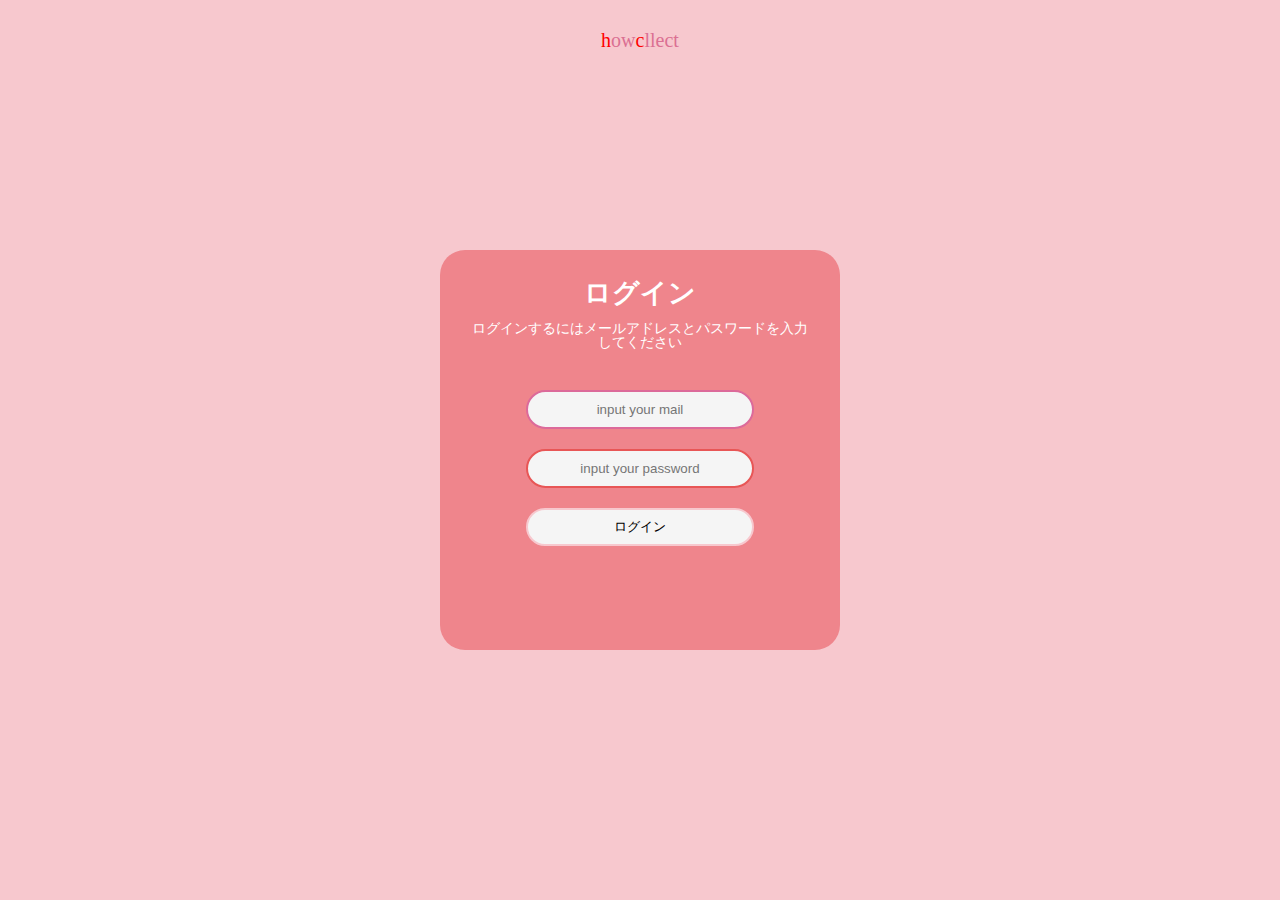
<file: howcollect-toaster/template/home.html>
<!DOCTYPE html>
<html lang="en">
<head>
    <meta charset="UTF-8">
    <meta http-equiv="X-UA-Compatible" content="IE=edge">
    <meta name="viewport" content="width=device-width, initial-scale=1.0">
    <title>ログイン</title>
    <link rel="stylesheet" href="reset.css">
    <link rel="stylesheet" href="sass.css">
    <link rel="stylesheet" href="https://cdnjs.cloudflare.com/ajax/libs/font-awesome/6.2.1/css/all.min.css">

</head>
<body class="login-body">
   <div class="login-container">
       <p class="howcollect"><span>h</span>ow<span>c</span>llect</p>
       <form class="login-form" name="login-form">
            <div class="login-wrap">
                <h1 class="login">ログイン</h1>
                <p class="login-text">ログインするにはメールアドレスとパスワードを入力してください</p>
                <div class="input-form">
                    <input type="email" class="login-mail" placeholder="input your mail">
                    <input type="password" class="login-pw" placeholder="input your password">
                    <button type="submit" class="login-btn" >ログイン</button>
                </div>    
            </div>
        </form>
   </div>
</body>
</html>


<!--

これはhome.phpのコードです、一旦よけてます。

<?php
/*
$loginCheck = is_user_logged_in();

if ($loginCheck):
    //ログイン時の処理はここに
    echo 'true';
    else :
    //ログインできていない時の処理はここに
    echo 'false';
endif;
*/


-->
</file>
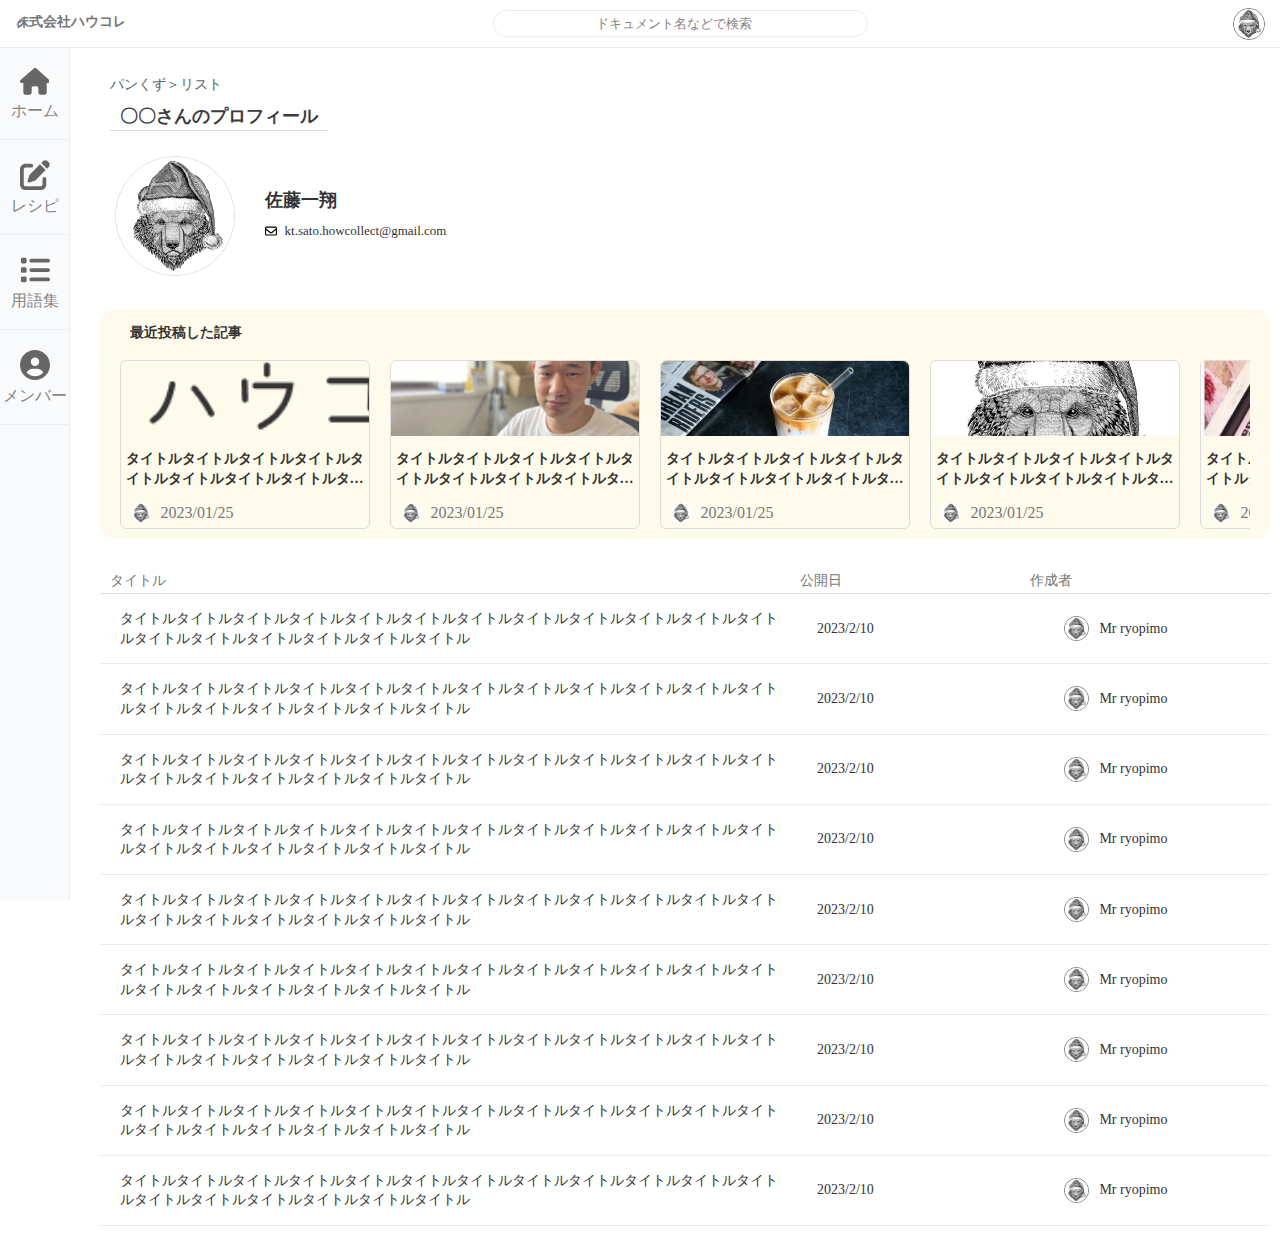
<file: howcollect-toaster/template/member.html>
<!DOCTYPE html>
<html lang="en">
<head>
    <meta charset="UTF-8">
    <meta http-equiv="X-UA-Compatible" content="IE=edge">
    <meta name="viewport" content="width=device-width, initial-scale=1.0">
    <title>member</title>
    <link rel="stylesheet" href="reset.css">
    <link rel="stylesheet" href="sass.css">
    <!-- slick css -->
    <link rel="stylesheet" href="slick/slick.css">
</head>
<body>
    <div class="toppage-container">
        <div class="top-header">
            <div class="humburgar"><a href="#"><span></span><span></span><span></span></a></div>
            <p class="header-title"><a>株式会社ハウコレ</a></p>
            <form class="search">
                <input type="search" placeholder="ドキュメント名などで検索"/>
                <button type="submit" class="search-btn">
                    <i class="fas fa-search"></i>
                </button>
            </form>
            <div class="home-profile-btn">
                <a><img src="../image/IMG_7644.JPG"></a>
            </div>
        </div>
        <div class="top-main-body">
            <ul class="side-nav">
                <li class="go-home-btn side-li-box"><a href="#">
                    <svg class="side-li-img" xmlns="http://www.w3.org/2000/svg" viewBox="0 0 576 512"><!--! Font Awesome Pro 6.2.1 by @fontawesome - https://fontawesome.com License - https://fontawesome.com/license (Commercial License) Copyright 2022 Fonticons, Inc. --><path d="M575.8 255.5c0 18-15 32.1-32 32.1h-32l.7 160.2c0 2.7-.2 5.4-.5 8.1V472c0 22.1-17.9 40-40 40H456c-1.1 0-2.2 0-3.3-.1c-1.4 .1-2.8 .1-4.2 .1H416 392c-22.1 0-40-17.9-40-40V448 384c0-17.7-14.3-32-32-32H256c-17.7 0-32 14.3-32 32v64 24c0 22.1-17.9 40-40 40H160 128.1c-1.5 0-3-.1-4.5-.2c-1.2 .1-2.4 .2-3.6 .2H104c-22.1 0-40-17.9-40-40V360c0-.9 0-1.9 .1-2.8V287.6H32c-18 0-32-14-32-32.1c0-9 3-17 10-24L266.4 8c7-7 15-8 22-8s15 2 21 7L564.8 231.5c8 7 12 15 11 24z"/></svg>
                    <p class="side-nav-name">ホーム</p>
                </a></li>
                <li class="go-recipe-btn side-li-box"><a href="#">
                    <svg class="side-li-img" xmlns="http://www.w3.org/2000/svg" viewBox="0 0 512 512"><!--! Font Awesome Pro 6.2.1 by @fontawesome - https://fontawesome.com License - https://fontawesome.com/license (Commercial License) Copyright 2022 Fonticons, Inc. --><path d="M471.6 21.7c-21.9-21.9-57.3-21.9-79.2 0L362.3 51.7l97.9 97.9 30.1-30.1c21.9-21.9 21.9-57.3 0-79.2L471.6 21.7zm-299.2 220c-6.1 6.1-10.8 13.6-13.5 21.9l-29.6 88.8c-2.9 8.6-.6 18.1 5.8 24.6s15.9 8.7 24.6 5.8l88.8-29.6c8.2-2.8 15.7-7.4 21.9-13.5L437.7 172.3 339.7 74.3 172.4 241.7zM96 64C43 64 0 107 0 160V416c0 53 43 96 96 96H352c53 0 96-43 96-96V320c0-17.7-14.3-32-32-32s-32 14.3-32 32v96c0 17.7-14.3 32-32 32H96c-17.7 0-32-14.3-32-32V160c0-17.7 14.3-32 32-32h96c17.7 0 32-14.3 32-32s-14.3-32-32-32H96z"/></svg>
                    <p class="side-nav-name">レシピ</p>
                </a></li>
                <li class="go-vocaburaly-btn side-li-box"><a href="#">
                    <svg class="side-li-img" xmlns="http://www.w3.org/2000/svg" viewBox="0 0 512 512"><!--! Font Awesome Pro 6.2.1 by @fontawesome - https://fontawesome.com License - https://fontawesome.com/license (Commercial License) Copyright 2022 Fonticons, Inc. --><path d="M40 48C26.7 48 16 58.7 16 72v48c0 13.3 10.7 24 24 24H88c13.3 0 24-10.7 24-24V72c0-13.3-10.7-24-24-24H40zM192 64c-17.7 0-32 14.3-32 32s14.3 32 32 32H480c17.7 0 32-14.3 32-32s-14.3-32-32-32H192zm0 160c-17.7 0-32 14.3-32 32s14.3 32 32 32H480c17.7 0 32-14.3 32-32s-14.3-32-32-32H192zm0 160c-17.7 0-32 14.3-32 32s14.3 32 32 32H480c17.7 0 32-14.3 32-32s-14.3-32-32-32H192zM16 232v48c0 13.3 10.7 24 24 24H88c13.3 0 24-10.7 24-24V232c0-13.3-10.7-24-24-24H40c-13.3 0-24 10.7-24 24zM40 368c-13.3 0-24 10.7-24 24v48c0 13.3 10.7 24 24 24H88c13.3 0 24-10.7 24-24V392c0-13.3-10.7-24-24-24H40z"/></svg>
                    <p class="side-nav-name">用語集</p>
                </a></li>
                <li class="go-member-btn side-li-box"><a href="#">
                    <svg class="side-li-img" xmlns="http://www.w3.org/2000/svg" viewBox="0 0 512 512"><!--! Font Awesome Pro 6.2.1 by @fontawesome - https://fontawesome.com License - https://fontawesome.com/license (Commercial License) Copyright 2022 Fonticons, Inc. --><path d="M399 384.2C376.9 345.8 335.4 320 288 320H224c-47.4 0-88.9 25.8-111 64.2c35.2 39.2 86.2 63.8 143 63.8s107.8-24.7 143-63.8zM512 256c0 141.4-114.6 256-256 256S0 397.4 0 256S114.6 0 256 0S512 114.6 512 256zM256 272c39.8 0 72-32.2 72-72s-32.2-72-72-72s-72 32.2-72 72s32.2 72 72 72z"/></svg>
                    <p class="side-nav-name">メンバー</p>
                </a></li>
            </ul>
            <div class="member-content-wrap">
                <p class="pan">パンくず＞リスト</p>
                <p class="main-content-title">〇〇さんのプロフィール</p>                
                <!--メインに表示するコンテンツ-->    
                <div class="profile-wrap">
                    <div class="profile-left-wrap">
                        <img class="profile-img" src="../image/IMG_7644.JPG">
                    </div>
                    <div class="profile-right-wrap">
                        <p class="member-name">佐藤一翔</p>
                        <div class="mail">
                            <svg class="mail-img" xmlns="http://www.w3.org/2000/svg" viewBox="0 0 512 512"><path d="M64 112c-8.8 0-16 7.2-16 16v22.1L220.5 291.7c20.7 17 50.4 17 71.1 0L464 150.1V128c0-8.8-7.2-16-16-16H64zM48 212.2V384c0 8.8 7.2 16 16 16H448c8.8 0 16-7.2 16-16V212.2L322 328.8c-38.4 31.5-93.7 31.5-132 0L48 212.2zM0 128C0 92.7 28.7 64 64 64H448c35.3 0 64 28.7 64 64V384c0 35.3-28.7 64-64 64H64c-35.3 0-64-28.7-64-64V128z"/></svg>
                            <p class="member-adress">kt.sato.howcollect@gmail.com</p>
                        </div>    
                    </div>
                </div>
                <div class="member-upper-post">
                    <h2 class="section-title">最近投稿した記事</h2>
                    <ul class="own-document-wrap">
                        <li class="main-content new-content"><a href="#">
                            <img src="../image/Frame.png" class="content-thumbnail">
                            <p class="content-title">タイトルタイトルタイトルタイトルタイトルタイトルタイトルタイトルタイトル</p>
                            <div class="content-outline">
                                <img src="../image/IMG_7644.JPG" class="content-by-image">
                                <p class="post-date">2023/01/25</p>    
                            </div>
                        </a></li>
                        <li class="main-content new-content"><a href="#">
                            <img src="../image//image.jpg" class="content-thumbnail">
                            <p class="content-title">タイトルタイトルタイトルタイトルタイトルタイトルタイトルタイトルタイトル</p>
                            <div class="content-outline">
                                <img src="../image/IMG_7644.JPG" class="content-by-image">
                                <p class="post-date">2023/01/25</p>    
                            </div>
                        </a></li>
                        <li class="main-content new-content"><a href="#">
                            <img src="../image/img-item02.jpg" class="content-thumbnail">
                            <p class="content-title">タイトルタイトルタイトルタイトルタイトルタイトルタイトルタイトルタイトル</p>
                            <div class="content-outline">
                                <img src="../image/IMG_7644.JPG" class="content-by-image">
                                <p class="post-date">2023/01/25</p>    
                            </div>
                        </a></li>
                        <li class="main-content new-content"><a href="#">
                            <img src="../image/IMG_7644.JPG" class="content-thumbnail">
                            <p class="content-title">タイトルタイトルタイトルタイトルタイトルタイトルタイトルタイトルタイトル</p>
                            <div class="content-outline">
                                <img src="../image/IMG_7644.JPG" class="content-by-image">
                                <p class="post-date">2023/01/25</p>    
                            </div>
                        </a></li>
                        <li class="main-content new-content"><a href="#">
                            <img src="../image/p-1.jpg" class="content-thumbnail">
                            <p class="content-title">タイトルタイトルタイトルタイトルタイトルタイトルタイトルタイトルタイトル</p>
                            <div class="content-outline">
                                <img src="../image/IMG_7644.JPG" class="content-by-image">
                                <p class="post-date">2023/01/25</p>    
                            </div>
                        </a></li>
                        <li class="main-content new-content"><a href="#">
                            <img src="../image/shop.jpg" class="content-thumbnail">
                            <p class="content-title">タイトルタイトルタイトルタイトルタイトルタイトルタイトルタイトルタイトル</p>
                            <div class="content-outline">
                                <img src="../image/IMG_7644.JPG" class="content-by-image">
                                <p class="post-date">2023/01/25</p>    
                            </div>
                        </a></li>
                        <li class="main-content new-content"><a href="#">
                            <img src="../image/special-image.png" class="content-thumbnail">
                            <p class="content-title">タイトルタイトルタイトルタイトルタイトルタイトルタイトルタイトルタイトル</p>
                            <div class="content-outline">
                                <img src="../image/IMG_7644.JPG" class="content-by-image">
                                <p class="post-date">2023/01/25</p>    
                            </div>
                        </a></li>
                        <li class="main-content new-content"><a href="#">
                            <img src="../image/swedish_lapphund.jpg" class="content-thumbnail">
                            <p class="content-title">タイトルタイトルタイトルタイトルタイトルタイトルタイトルタイトルタイトル</p>
                            <div class="content-outline">
                                <img src="../image/IMG_7644.JPG" class="content-by-image">
                                <p class="post-date">2023/01/25</p>    
                            </div>
                        </a></li>
                        <li class="main-content new-content"><a href="#">
                            <img src="../image/event-lifestyle.jpg" class="content-thumbnail">
                            <p class="content-title">タイトルタイトルタイトルタイトルタイトルタイトルタイトルタイトルタイトル</p>
                            <div class="content-outline">
                                <img src="../image/IMG_7644.JPG" class="content-by-image">
                                <p class="post-date">2023/01/25</p>    
                            </div>
                        </a></li>
                        <li class="main-content new-content"><a href="#">
                            <img src="../image/experience-repo.jpg" class="content-thumbnail">
                            <p class="content-title">タイトルタイトルタイトルタイトルタイトルタイトルタイトルタイトルタイトル</p>
                            <div class="content-outline">
                                <img src="../image/IMG_7644.JPG" class="content-by-image">
                                <p class="post-date">2023/01/25</p>    
                            </div>
                        </a></li>
                    </ul>
                </div>
                <div class="member-buttom-post">
                    <div class="mypost-list-header">
                        <div class="description-header">タイトル</div>
                        <div class="update-at-header">公開日</div>
                        <div class="update-by-header">作成者</div>
                    </div>
                    <div class="mypost-list-content first-list-content">
                        <div class="list-description">タイトルタイトルタイトルタイトルタイトルタイトルタイトルタイトルタイトルタイトルタイトルタイトルタイトルタイトルタイトルタイトルタイトルタイトル</div>
                        <div class="update-at">2023/2/10</div>
                        <div class="update-by">
                            <img src="../image/IMG_7644.JPG" class ="column-author-image" style="max-width: 40px;">
                            <p class="column-author">Mr ryopimo</p>
                        </div>
                    </div>
                    <div class="mypost-list-content">
                        <div class="list-description">タイトルタイトルタイトルタイトルタイトルタイトルタイトルタイトルタイトルタイトルタイトルタイトルタイトルタイトルタイトルタイトルタイトルタイトル</div>
                        <div class="update-at">2023/2/10</div>
                        <div class="update-by">
                            <img src="../image/IMG_7644.JPG" class ="column-author-image" style="max-width: 40px;">
                            <p class="column-author">Mr ryopimo</p>
                        </div>
                    </div>
                    <div class="mypost-list-content">
                        <div class="list-description">タイトルタイトルタイトルタイトルタイトルタイトルタイトルタイトルタイトルタイトルタイトルタイトルタイトルタイトルタイトルタイトルタイトルタイトル</div>
                        <div class="update-at">2023/2/10</div>
                        <div class="update-by">
                            <img src="../image/IMG_7644.JPG" class ="column-author-image" style="max-width: 40px;">
                            <p class="column-author">Mr ryopimo</p>
                        </div>
                    </div>
                    <div class="mypost-list-content">
                        <div class="list-description">タイトルタイトルタイトルタイトルタイトルタイトルタイトルタイトルタイトルタイトルタイトルタイトルタイトルタイトルタイトルタイトルタイトルタイトル</div>
                        <div class="update-at">2023/2/10</div>
                        <div class="update-by">
                            <img src="../image/IMG_7644.JPG" class ="column-author-image" style="max-width: 40px;">
                            <p class="column-author">Mr ryopimo</p>
                        </div>
                    </div>
                    <div class="mypost-list-content">
                        <div class="list-description">タイトルタイトルタイトルタイトルタイトルタイトルタイトルタイトルタイトルタイトルタイトルタイトルタイトルタイトルタイトルタイトルタイトルタイトル</div>
                        <div class="update-at">2023/2/10</div>
                        <div class="update-by">
                            <img src="../image/IMG_7644.JPG" class ="column-author-image" style="max-width: 40px;">
                            <p class="column-author">Mr ryopimo</p>
                        </div>
                    </div>
                    <div class="mypost-list-content">
                        <div class="list-description">タイトルタイトルタイトルタイトルタイトルタイトルタイトルタイトルタイトルタイトルタイトルタイトルタイトルタイトルタイトルタイトルタイトルタイトル</div>
                        <div class="update-at">2023/2/10</div>
                        <div class="update-by">
                            <img src="../image/IMG_7644.JPG" class ="column-author-image" style="max-width: 40px;">
                            <p class="column-author">Mr ryopimo</p>
                        </div>
                    </div>
                    <div class="mypost-list-content">
                        <div class="list-description">タイトルタイトルタイトルタイトルタイトルタイトルタイトルタイトルタイトルタイトルタイトルタイトルタイトルタイトルタイトルタイトルタイトルタイトル</div>
                        <div class="update-at">2023/2/10</div>
                        <div class="update-by">
                            <img src="../image/IMG_7644.JPG" class ="column-author-image" style="max-width: 40px;">
                            <p class="column-author">Mr ryopimo</p>
                        </div>
                    </div>
                    <div class="mypost-list-content">
                        <div class="list-description">タイトルタイトルタイトルタイトルタイトルタイトルタイトルタイトルタイトルタイトルタイトルタイトルタイトルタイトルタイトルタイトルタイトルタイトル</div>
                        <div class="update-at">2023/2/10</div>
                        <div class="update-by">
                            <img src="../image/IMG_7644.JPG" class ="column-author-image" style="max-width: 40px;">
                            <p class="column-author">Mr ryopimo</p>
                        </div>
                    </div>
                    <div class="mypost-list-content">
                        <div class="list-description">タイトルタイトルタイトルタイトルタイトルタイトルタイトルタイトルタイトルタイトルタイトルタイトルタイトルタイトルタイトルタイトルタイトルタイトル</div>
                        <div class="update-at">2023/2/10</div>
                        <div class="update-by">
                            <img src="../image/IMG_7644.JPG" class ="column-author-image" style="max-width: 40px;">
                            <p class="column-author">Mr ryopimo</p>
                        </div>
                    </div>
                </div>
            </div>    
        </div>
    </div>    
<!-- jquery -->
<script src="https://code.jquery.com/jquery-3.6.3.min.js" integrity="sha256-pvPw+upLPUjgMXY0G+8O0xUf+/Im1MZjXxxgOcBQBXU=" crossorigin="anonymous"></script>
<!-- slick js-->
<script src="slick/slick.min.js"></script>
<!--main.js-->
<script src="js/main.js"></script>    
</body>
</html>
</file>
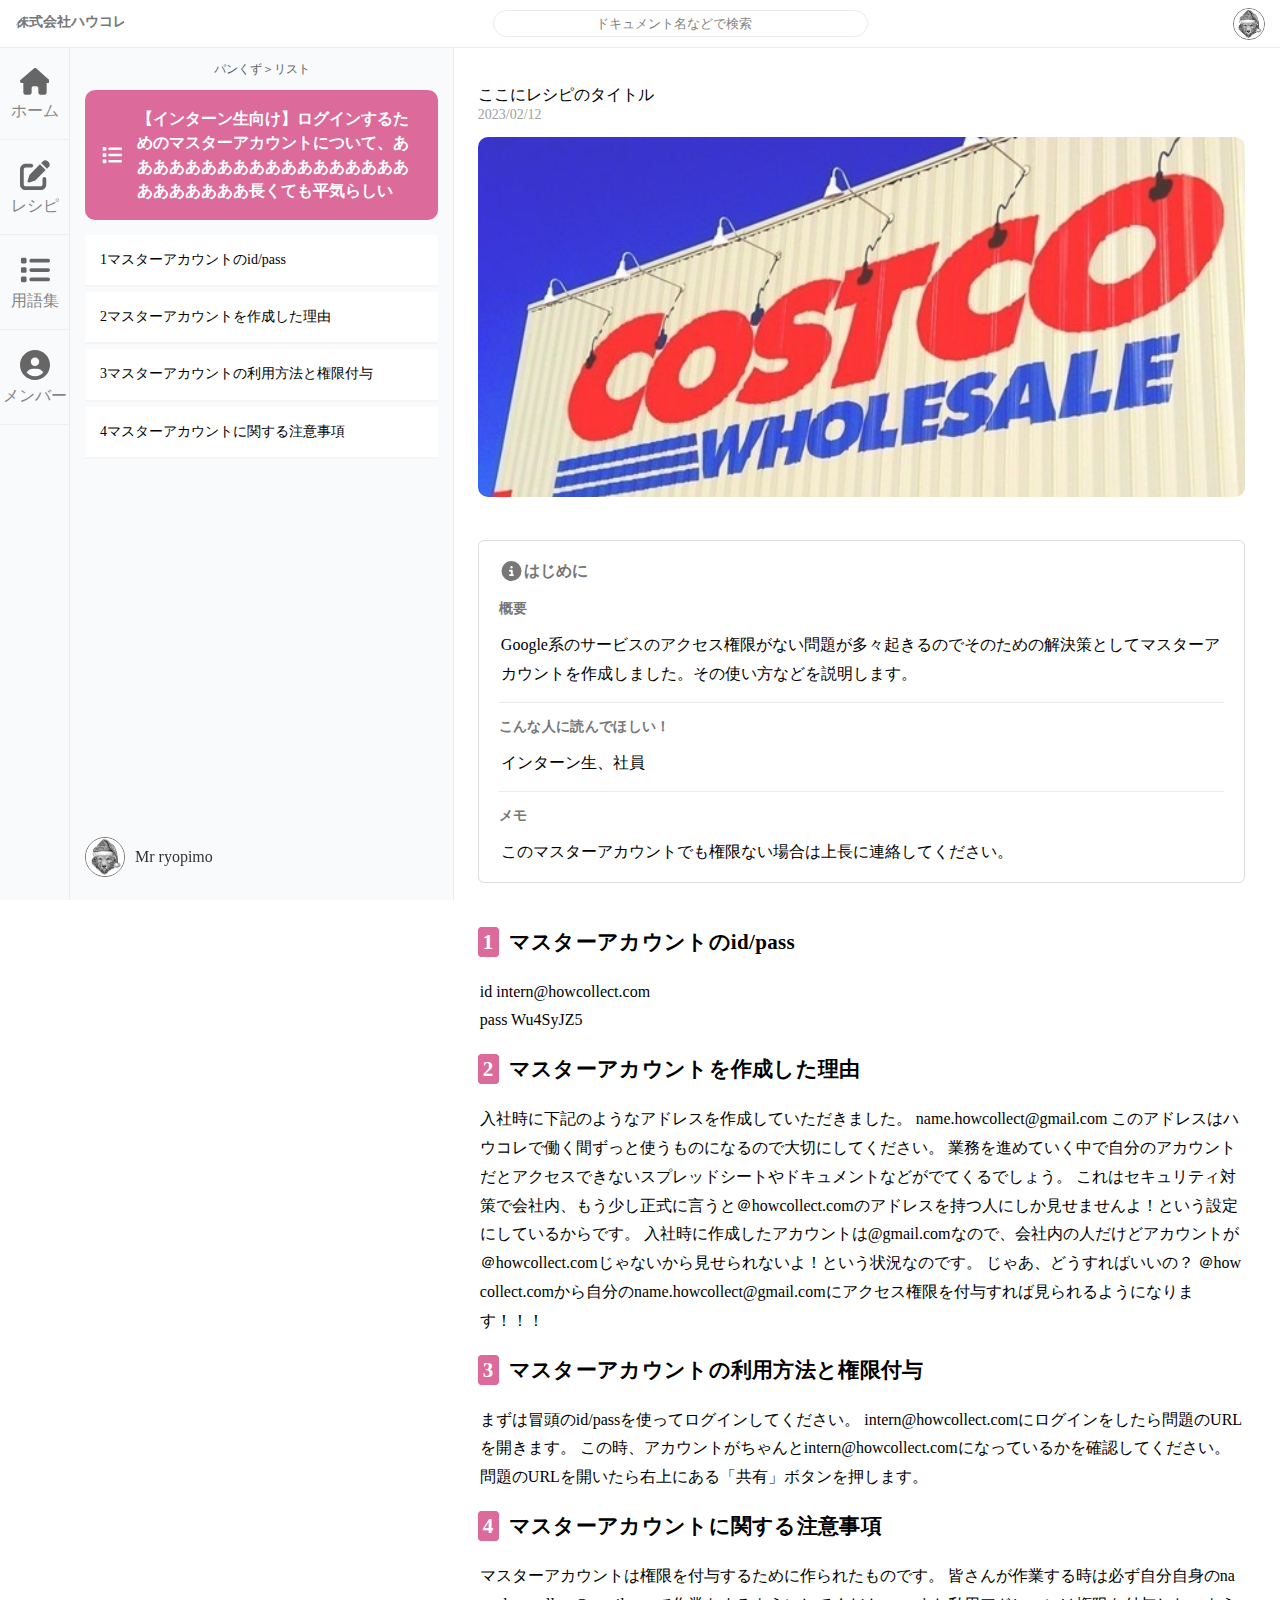
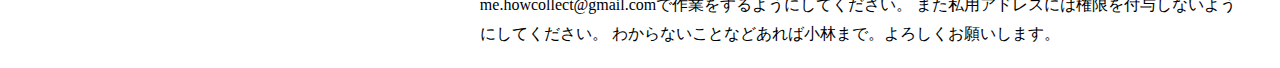
<file: howcollect-toaster/template/singe-$posttype.html>
<!DOCTYPE html>
<html lang="en">
<head>
    <meta charset="UTF-8">
    <meta http-equiv="X-UA-Compatible" content="IE=edge">
    <meta name="viewport" content="width=device-width, initial-scale=1.0">
    <title>詳細投稿ページ</title>
    <link rel="stylesheet" href="reset.css">
    <link rel="stylesheet" href="sass.css">
    <!-- slick css -->
    <link rel="stylesheet" href="slick/slick.css">
</head>
<body>
    <div class="toppage-container">
        <div class="top-header">
            <div class="humburgar"><a href="#"><span></span><span></span><span></span></a></div>
            <p class="header-title"><a>株式会社ハウコレ</a></p>
            <form class="search">
                <input type="search" placeholder="ドキュメント名などで検索"/>
                <button type="submit" class="search-btn">
                    <i class="fas fa-search"></i>
                </button>
            </form>
            <div class="home-profile-btn">
                <a><img src="../image/IMG_7644.JPG"></a>
            </div>
        </div>    
        <div class="article-main-body">
            <ul class="side-nav">
                <li class="go-home-btn side-li-box"><a href="#">
                    <svg class="side-li-img" xmlns="http://www.w3.org/2000/svg" viewBox="0 0 576 512"><!--! Font Awesome Pro 6.2.1 by @fontawesome - https://fontawesome.com License - https://fontawesome.com/license (Commercial License) Copyright 2022 Fonticons, Inc. --><path d="M575.8 255.5c0 18-15 32.1-32 32.1h-32l.7 160.2c0 2.7-.2 5.4-.5 8.1V472c0 22.1-17.9 40-40 40H456c-1.1 0-2.2 0-3.3-.1c-1.4 .1-2.8 .1-4.2 .1H416 392c-22.1 0-40-17.9-40-40V448 384c0-17.7-14.3-32-32-32H256c-17.7 0-32 14.3-32 32v64 24c0 22.1-17.9 40-40 40H160 128.1c-1.5 0-3-.1-4.5-.2c-1.2 .1-2.4 .2-3.6 .2H104c-22.1 0-40-17.9-40-40V360c0-.9 0-1.9 .1-2.8V287.6H32c-18 0-32-14-32-32.1c0-9 3-17 10-24L266.4 8c7-7 15-8 22-8s15 2 21 7L564.8 231.5c8 7 12 15 11 24z"/></svg>
                    <p class="side-nav-name">ホーム</p>
                </a></li>
                <li class="go-recipe-btn side-li-box"><a href="#">
                    <svg class="side-li-img" xmlns="http://www.w3.org/2000/svg" viewBox="0 0 512 512"><!--! Font Awesome Pro 6.2.1 by @fontawesome - https://fontawesome.com License - https://fontawesome.com/license (Commercial License) Copyright 2022 Fonticons, Inc. --><path d="M471.6 21.7c-21.9-21.9-57.3-21.9-79.2 0L362.3 51.7l97.9 97.9 30.1-30.1c21.9-21.9 21.9-57.3 0-79.2L471.6 21.7zm-299.2 220c-6.1 6.1-10.8 13.6-13.5 21.9l-29.6 88.8c-2.9 8.6-.6 18.1 5.8 24.6s15.9 8.7 24.6 5.8l88.8-29.6c8.2-2.8 15.7-7.4 21.9-13.5L437.7 172.3 339.7 74.3 172.4 241.7zM96 64C43 64 0 107 0 160V416c0 53 43 96 96 96H352c53 0 96-43 96-96V320c0-17.7-14.3-32-32-32s-32 14.3-32 32v96c0 17.7-14.3 32-32 32H96c-17.7 0-32-14.3-32-32V160c0-17.7 14.3-32 32-32h96c17.7 0 32-14.3 32-32s-14.3-32-32-32H96z"/></svg>
                    <p class="side-nav-name">レシピ</p>
                </a></li>
                <li class="go-vocaburaly-btn side-li-box"><a href="#">
                    <svg class="side-li-img" xmlns="http://www.w3.org/2000/svg" viewBox="0 0 512 512"><!--! Font Awesome Pro 6.2.1 by @fontawesome - https://fontawesome.com License - https://fontawesome.com/license (Commercial License) Copyright 2022 Fonticons, Inc. --><path d="M40 48C26.7 48 16 58.7 16 72v48c0 13.3 10.7 24 24 24H88c13.3 0 24-10.7 24-24V72c0-13.3-10.7-24-24-24H40zM192 64c-17.7 0-32 14.3-32 32s14.3 32 32 32H480c17.7 0 32-14.3 32-32s-14.3-32-32-32H192zm0 160c-17.7 0-32 14.3-32 32s14.3 32 32 32H480c17.7 0 32-14.3 32-32s-14.3-32-32-32H192zm0 160c-17.7 0-32 14.3-32 32s14.3 32 32 32H480c17.7 0 32-14.3 32-32s-14.3-32-32-32H192zM16 232v48c0 13.3 10.7 24 24 24H88c13.3 0 24-10.7 24-24V232c0-13.3-10.7-24-24-24H40c-13.3 0-24 10.7-24 24zM40 368c-13.3 0-24 10.7-24 24v48c0 13.3 10.7 24 24 24H88c13.3 0 24-10.7 24-24V392c0-13.3-10.7-24-24-24H40z"/></svg>
                    <p class="side-nav-name">用語集</p>
                </a></li>
                <li class="go-member-btn side-li-box"><a href="#">
                    <svg class="side-li-img" xmlns="http://www.w3.org/2000/svg" viewBox="0 0 512 512"><!--! Font Awesome Pro 6.2.1 by @fontawesome - https://fontawesome.com License - https://fontawesome.com/license (Commercial License) Copyright 2022 Fonticons, Inc. --><path d="M399 384.2C376.9 345.8 335.4 320 288 320H224c-47.4 0-88.9 25.8-111 64.2c35.2 39.2 86.2 63.8 143 63.8s107.8-24.7 143-63.8zM512 256c0 141.4-114.6 256-256 256S0 397.4 0 256S114.6 0 256 0S512 114.6 512 256zM256 272c39.8 0 72-32.2 72-72s-32.2-72-72-72s-72 32.2-72 72s32.2 72 72 72z"/></svg>
                    <p class="side-nav-name">メンバー</p>
                </a></li>
            </ul>
            <!--コンテンツ-->
            <div class="single-page-wrap">
                <div class="receipe-outline">
                    <p class="pan">パンくず＞リスト</p>
                    <div class="outline-title-wrap">
                        <svg class="outline-icon" xmlns="http://www.w3.org/2000/svg" viewBox="0 0 512 512"><!--! Font Awesome Pro 6.3.0 by @fontawesome - https://fontawesome.com License - https://fontawesome.com/license (Commercial License) Copyright 2023 Fonticons, Inc. --><path d="M40 48C26.7 48 16 58.7 16 72v48c0 13.3 10.7 24 24 24H88c13.3 0 24-10.7 24-24V72c0-13.3-10.7-24-24-24H40zM192 64c-17.7 0-32 14.3-32 32s14.3 32 32 32H480c17.7 0 32-14.3 32-32s-14.3-32-32-32H192zm0 160c-17.7 0-32 14.3-32 32s14.3 32 32 32H480c17.7 0 32-14.3 32-32s-14.3-32-32-32H192zm0 160c-17.7 0-32 14.3-32 32s14.3 32 32 32H480c17.7 0 32-14.3 32-32s-14.3-32-32-32H192zM16 232v48c0 13.3 10.7 24 24 24H88c13.3 0 24-10.7 24-24V232c0-13.3-10.7-24-24-24H40c-13.3 0-24 10.7-24 24zM40 368c-13.3 0-24 10.7-24 24v48c0 13.3 10.7 24 24 24H88c13.3 0 24-10.7 24-24V392c0-13.3-10.7-24-24-24H40z"/></svg>
                        <p class="outline-title">【インターン生向け】ログインするためのマスターアカウントについて、あああああああああああああああああああああああああ長くても平気らしい</p>
                    </div>
                    <ul class="outline">
                        <li class="outline-list"><a href="#list-1"><span>1</span>マスターアカウントのid/pass</a></li>
                        <li class="outline-list"><a href="#list-2"><span>2</span>マスターアカウントを作成した理由</a></li>
                        <li class="outline-list"><a href="#list-3"><span>3</span>マスターアカウントの利用方法と権限付与</a></li>
                        <li class="outline-list"><a href="#list-4"><span>4</span>マスターアカウントに関する注意事項</a></li>
                    </ul>
                    <div class="update-by"><a href="#">
                        <img src="../image/IMG_7644.JPG" class ="column-author-image" style="max-width: 40px;">
                        <p class="column-author">Mr ryopimo</p>
                    </a></div>
                </div>
                <div class="receipe-content-wrap">
                    <p class="receipe-title"></p>ここにレシピのタイトル</p>
                    <p class="receipe-posted-date">2023/02/12</p>
                    <img class="post-thumbnail" src="../image/shop.jpg">
                    <div class="receipe-description">
                        <p class="first-word"><svg style="width:25px;"  xmlns="http://www.w3.org/2000/svg" viewBox="0 0 512 512"><!--! Font Awesome Pro 6.3.0 by @fontawesome - https://fontawesome.com License - https://fontawesome.com/license (Commercial License) Copyright 2023 Fonticons, Inc. --><path d="M256 512A256 256 0 1 0 256 0a256 256 0 1 0 0 512zM216 336h24V272H216c-13.3 0-24-10.7-24-24s10.7-24 24-24h48c13.3 0 24 10.7 24 24v88h8c13.3 0 24 10.7 24 24s-10.7 24-24 24H216c-13.3 0-24-10.7-24-24s10.7-24 24-24zm40-208a32 32 0 1 1 0 64 32 32 0 1 1 0-64z"/></svg>はじめに</p>
                        <p class="desc-headline">概要</p>
                        <p class="desc-headline-content">Google系のサービスのアクセス権限がない問題が多々起きるのでそのための解決策としてマスターアカウントを作成しました。その使い方などを説明します。</p>
                        <p class="desc-headline">こんな人に読んでほしい！</p>
                        <p class="desc-headline-content">インターン生、社員</p>
                        <p class="desc-headline">メモ</p>
                        <p class="desc-headline-content">このマスターアカウントでも権限ない場合は上長に連絡してください。</p>
                    </div>
                    <div class="receipe-step">
                        <div class="step-wrap" id="list-1">
                            <p class="step-title"　><span>1</span>マスターアカウントのid/pass</p>
                            <div class="receipe-content">
                                id intern@howcollect.com<br>
                                pass Wu4SyJZ5
                            </div>
                        </div>
                        <div class="step-wrap" id="list-2">
                            <p class="step-title"><span>2</span>マスターアカウントを作成した理由</p>
                            <div class="receipe-content">
                                入社時に下記のようなアドレスを作成していただきました。

                                name.howcollect@gmail.com

                                このアドレスはハウコレで働く間ずっと使うものになるので大切にしてください。

                                業務を進めていく中で自分のアカウントだとアクセスできないスプレッドシートやドキュメントなどがでてくるでしょう。

                                これはセキュリティ対策で会社内、もう少し正式に言うと＠howcollect.comのアドレスを持つ人にしか見せませんよ！という設定にしているからです。

                                入社時に作成したアカウントは@gmail.comなので、会社内の人だけどアカウントが＠howcollect.comじゃないから見せられないよ！という状況なのです。

                                じゃあ、どうすればいいの？

                                ＠howcollect.comから自分のname.howcollect@gmail.comにアクセス権限を付与すれば見られるようになります！！！
                            </div>
                        </div>
                        <div class="step-wrap"id="list-3">
                            <p class="step-title"><span>3</span>マスターアカウントの利用方法と権限付与</p>
                            <div class="receipe-content">
                                まずは冒頭のid/passを使ってログインしてください。

                                intern@howcollect.comにログインをしたら問題のURLを開きます。

                                この時、アカウントがちゃんとintern@howcollect.comになっているかを確認してください。

                                問題のURLを開いたら右上にある「共有」ボタンを押します。
                            </div>
                        </div>
                        <div class="step-wrap" id="list-4">
                            <p class="step-title"><span>4</span>マスターアカウントに関する注意事項</p>
                            <div class="receipe-content">
                                マスターアカウントは権限を付与するために作られたものです。

                                皆さんが作業する時は必ず自分自身のname.howcollect@gmail.comで作業をするようにしてください。
                                
                                また私用アドレスには権限を付与しないようにしてください。
                                
                                わからないことなどあれば小林まで。よろしくお願いします。                                
                            </div>
                        </div>
                    </div>
                </div>
            </div>
        </div>            
    </div>    
</body>
<!-- jquery -->
<script src="https://code.jquery.com/jquery-3.6.3.min.js" integrity="sha256-pvPw+upLPUjgMXY0G+8O0xUf+/Im1MZjXxxgOcBQBXU=" crossorigin="anonymous"></script>
<!-- slick js-->
<script src="slick/slick.min.js"></script>
<!--main.js-->
<script src="js/main.js"></script>    
</body>
</html>
</file>
<file: howcollect-toaster/template/sass.css>
.login-body {
  background-color: #f7c8ce;
}

.login-body .login-container {
  text-align: center;
}

.login-body .login-container .howcollect {
  font-size: 20px;
  color: palevioletred;
  margin-top: 30px;
}

.login-body .login-container .howcollect span {
  color: red;
}

.login-body .login-container .login-form {
  width: 60%;
  height: 100%;
  max-width: 400px;
  aspect-ratio: 1/1;
  margin: 0 auto;
  margin-top: 200px;
  background: #ef858c;
  border-radius: 25px;
}

.login-body .login-container .login-form .login-wrap {
  width: 95%;
  height: 90%;
  margin: 30px auto;
  text-align: center;
  padding: 30px 0;
}

.login-body .login-container .login-form .login-wrap h1 {
  color: white;
  font-size: 27px;
  font-family: "Trebuchet MS";
  font-weight: bold;
}

.login-body .login-container .login-form .login-wrap p {
  color: white;
  font-size: 14px;
  width: 90%;
  margin: 15px auto;
}

.login-body .login-container .login-form .login-wrap .input-form {
  display: -webkit-box;
  display: -ms-flexbox;
  display: flex;
  -webkit-box-orient: vertical;
  -webkit-box-direction: normal;
      -ms-flex-direction: column;
          flex-direction: column;
  margin-top: 30px;
}

.login-body .login-container .login-form .login-wrap .input-form input,
.login-body .login-container .login-form .login-wrap .input-form button {
  margin: 10px 20%;
  border: 2px solid #dc6a9a;
  border-radius: 50px;
  text-align: center;
  height: 33px;
  background-color: whitesmoke;
}

.login-body .login-container .login-form .login-wrap .input-form input,
.login-body .login-container .login-form .login-wrap .input-form button:focus {
  outline: none;
}

.login-body .login-container .login-form .login-wrap .input-form input:nth-child(2) {
  border: 2px solid #e85656;
}

.login-body .login-container .login-form .login-wrap .input-form button {
  height: 38px;
  border: 2px solid #f7c8ce;
}

@media screen and (max-width: 540px) {
  .login-body {
    background-color: #f7c8ce;
  }
  .login-body .login-container .login-form {
    width: 300px;
    aspect-ratio: 1/1;
    margin: 0 auto;
    margin-top: 100px;
    background: #ef858c;
    border-radius: 25px;
  }
  .login-body .login-container .login-form .login-wrap {
    margin: 30px auto;
    text-align: center;
    padding: 30px 0;
  }
  .login-body .login-container .login-form .login-wrap h1 {
    color: white;
    font-family: "Trebuchet MS";
    font-weight: bold;
  }
  .login-body .login-container .login-form .login-wrap p {
    color: white;
  }
  .login-body .login-container .login-form .login-wrap .input-form {
    display: -webkit-box;
    display: -ms-flexbox;
    display: flex;
    -webkit-box-orient: vertical;
    -webkit-box-direction: normal;
        -ms-flex-direction: column;
            flex-direction: column;
    margin-top: 0;
  }
  .login-body .login-container .login-form .login-wrap .input-form input, .login-body .login-container .login-form .login-wrap .input-form button {
    border: 2px solid #dc6a9a;
    border-radius: 50px;
    text-align: center;
    background-color: whitesmoke;
  }
  .login-body .login-container .login-form .login-wrap .input-form input:nth-child(2) {
    border-radius: 2px solid #e85656;
  }
  .login-body .login-container .login-form .login-wrap .input-form button {
    border: 2px solid #f7c8ce;
  }
}

.toppage-container {
  background-color: white;
}

.toppage-container .top-header {
  padding: 0 15px;
  display: -webkit-box;
  display: -ms-flexbox;
  display: flex;
  height: 48px;
  -webkit-box-pack: justify;
      -ms-flex-pack: justify;
          justify-content: space-between;
  border-bottom: 1px solid #e8ecee;
  text-align: center;
  position: fixed;
  top: 0;
  width: 100%;
  z-index: 5;
  background-color: white;
}

.toppage-container .top-header .humburgar {
  display: none;
}

@media screen and (max-width: 540px) {
  .toppage-container .top-header .humburgar {
    display: block;
    margin-top: 8px;
    width: 30px;
    height: 30px;
    position: relative;
  }
  .toppage-container .top-header .humburgar span {
    display: block;
    width: 100%;
    height: 2px;
    background-color: #777;
    position: absolute;
    border-radius: 3px;
  }
  .toppage-container .top-header .humburgar span:nth-child(1) {
    top: 5px;
  }
  .toppage-container .top-header .humburgar span:nth-child(2) {
    top: 15px;
  }
  .toppage-container .top-header .humburgar span:nth-child(3) {
    top: 25px;
  }
  .toppage-container .top-header .humburgar:hover {
    background-color: #ddd;
  }
}

.toppage-container .top-header .header-title {
  color: #777;
  font-size: 14px;
  font-weight: 700;
  overflow: hidden;
  white-space: nowrap;
  text-overflow: ellipsis;
  margin-top: 15px;
  border-radius: 30px;
}

.toppage-container .top-header .search {
  width: 30%;
  height: -webkit-fit-content;
  height: -moz-fit-content;
  height: fit-content;
  border: 1px solid #e8ecee;
  border-radius: 30px;
  position: relative;
  margin: 10px 0;
  -webkit-transition: 0.9s;
  transition: 0.9s;
}

.toppage-container .top-header .search input {
  width: 100%;
  opacity: 0.9;
  border: none;
  padding: 5px 0;
  background-color: transparent;
  text-align: center;
}

.toppage-container .top-header .search input:focus {
  outline: none;
}

.toppage-container .top-header .search button {
  width: 10%;
  border: none;
  position: absolute;
  right: 5px;
  padding: 5px 0;
  background-color: transparent;
  color: #777;
  z-index: 3;
}

@media screen and (max-width: 540px) {
  .toppage-container .top-header .search {
    display: none;
  }
}

.toppage-container .top-header .search:hover {
  width: 60%;
  -webkit-transition: 0.6s;
  transition: 0.6s;
}

.toppage-container .top-header .home-profile-btn {
  border: 1px solid #777;
  border-radius: 20px;
  -webkit-box-shadow: #777;
          box-shadow: #777;
  height: -webkit-fit-content;
  height: -moz-fit-content;
  height: fit-content;
  margin-top: 8px;
  aspect-ratio: 1/1;
}

.toppage-container .top-header .home-profile-btn a {
  display: block;
  height: 100%;
  cursor: pointer;
}

.toppage-container .top-header .home-profile-btn a img {
  width: 30px;
  height: auto;
  border-radius: 20px;
}

.toppage-container .top-header .home-profile-btn.is-active {
  -webkit-transition: .5s;
  transition: .5s;
  -webkit-transform: rotateZ(360deg);
          transform: rotateZ(360deg);
}

@media screen and (max-width: 540px) {
  .toppage-container .top-header {
    padding: 0 10px;
  }
}

.toppage-container .top-main-body {
  margin-top: 48px;
  display: -webkit-box;
  display: -ms-flexbox;
  display: flex;
  width: 100%;
  position: relative;
}

.toppage-container .top-main-body .side-nav {
  display: fixed;
  left: 0;
  text-align: center;
  border-right: 1px solid #e8ecee;
  background-color: #f9fafb;
  list-style: none;
  width: 7%;
  max-width: 70px;
  min-width: 55px;
  position: fixed;
  top: 48px;
  bottom: 0;
}

.toppage-container .top-main-body .side-nav .side-li-box {
  padding: 20px 0;
  border-bottom: 1px solid #e8ecee;
  opacity: 0.65;
}

.toppage-container .top-main-body .side-nav .side-li-box a {
  color: #333;
  opacity: 0.9;
  text-decoration: none;
  height: 100%;
}

.toppage-container .top-main-body .side-nav .side-li-box a .side-li-img {
  max-width: 30px;
  min-width: 20px;
  padding-bottom: 5px;
}

.toppage-container .top-main-body .side-nav .side-li-box a .side-nav-name {
  min-width: 52px;
  margin: 0;
}

.toppage-container .top-main-body .side-nav .side-li-box:hover {
  opacity: 1;
  -webkit-transition: 0.5s;
  transition: 0.5s;
}

@media screen and (max-width: 540px) {
  .toppage-container .top-main-body .side-nav {
    position: absolute;
    left: -300px;
    -webkit-transition: .5s;
    transition: .5s;
    top: 0;
    bottom: 0;
  }
  .toppage-container .top-main-body .side-nav .side-nav-name {
    font-size: 14px;
  }
  .toppage-container .top-main-body .side-nav.is-active {
    left: 0;
    z-index: 3;
    -webkit-transition: .3s;
    transition: .3s;
    position: fixed;
    top: 48px;
  }
}

.toppage-container .top-main-body .main-content-wrap {
  padding: 10px;
  width: 93%;
  margin-left: 7%;
}

.toppage-container .top-main-body .main-content-wrap .main-content-title {
  font-size: 18px;
  font-weight: 700;
  color: #3c3c3c;
  margin: 25px 10px;
  width: -webkit-fit-content;
  width: -moz-fit-content;
  width: fit-content;
  padding: 5px 10px;
  border-bottom: 1px solid #ddd;
}

.toppage-container .top-main-body .main-content-wrap .content-wrap {
  margin-top: 10px;
}

.toppage-container .top-main-body .main-content-wrap .content-wrap .section-title {
  margin: 10px;
  font-size: 14px;
  font-weight: 700;
  color: #333;
}

.toppage-container .top-main-body .main-content-wrap .content-wrap .main-upper-wrap {
  overflow: hidden;
  text-decoration: none;
  display: -webkit-box;
  display: -ms-flexbox;
  display: flex;
  -ms-flex-wrap: nowrap;
      flex-wrap: nowrap;
  -webkit-box-pack: justify;
      -ms-flex-pack: justify;
          justify-content: space-between;
  padding: 10px 0;
  margin-bottom: 30px;
}

.toppage-container .top-main-body .main-content-wrap .content-wrap .main-upper-wrap .main-content {
  width: 100vw;
  max-width: 250px;
  border: 1px solid #ddd;
  border-radius: 6px;
  list-style: none;
  display: block;
  -ms-flex-negative: 0;
      flex-shrink: 0;
  margin-right: 20px;
}

.toppage-container .top-main-body .main-content-wrap .content-wrap .main-upper-wrap .main-content a {
  text-decoration: none;
  display: block;
  height: auto;
}

.toppage-container .top-main-body .main-content-wrap .content-wrap .main-upper-wrap .main-content a .content-thumbnail {
  height: 75px;
  width: 100%;
  -o-object-fit: cover;
     object-fit: cover;
  -webkit-box-pack: center;
      -ms-flex-pack: center;
          justify-content: center;
  border-bottom: 1px solid #ddd;
  border-radius: 6px 6px 0 0;
}

.toppage-container .top-main-body .main-content-wrap .content-wrap .main-upper-wrap .main-content a .content-title {
  color: #333;
  margin: 10px 0;
  padding: 0 5px;
  font-weight: 700;
  font-size: 14px;
  line-height: 1.4;
  overflow: hidden;
  display: -webkit-box;
  -webkit-box-orient: vertical;
  -webkit-line-clamp: 2;
}

.toppage-container .top-main-body .main-content-wrap .content-wrap .main-upper-wrap .main-content a .content-outline {
  display: -webkit-box;
  display: -ms-flexbox;
  display: flex;
  border-radius: 0 0 5px 5px;
  padding: 5px 10px;
}

.toppage-container .top-main-body .main-content-wrap .content-wrap .main-upper-wrap .main-content a .content-outline img {
  height: 45px;
  aspect-ratio: 1/1;
  margin-right: 10px;
  border: 1px solid #ddd;
  border-radius: 50%;
}

.toppage-container .top-main-body .main-content-wrap .content-wrap .main-upper-wrap .main-content a .content-outline .post-profile .post-date {
  color: #777;
  padding-top: 2px;
  font-size: 12px;
}

.toppage-container .top-main-body .main-content-wrap .content-wrap .main-upper-wrap .main-content a .content-outline .post-profile .author-name {
  color: #777;
  padding: 5px 10px;
  font-size: 12px;
}

.toppage-container .top-main-body .main-content-wrap .content-wrap .main-upper-wrap .main-content:hover {
  -webkit-transition: .3s;
  transition: .3s;
  border: 1px solid #ef858c;
  -webkit-transform: rotateZ(5deg);
          transform: rotateZ(5deg);
}

.toppage-container .top-main-body .main-content-wrap .content-wrap .main-buttom-wrap {
  overflow: hidden;
  text-decoration: none;
  display: -webkit-box;
  display: -ms-flexbox;
  display: flex;
  -ms-flex-wrap: nowrap;
      flex-wrap: nowrap;
  -webkit-box-pack: justify;
      -ms-flex-pack: justify;
          justify-content: space-between;
  padding: 10px 0;
  margin-bottom: 30px;
}

.toppage-container .top-main-body .main-content-wrap .content-wrap .main-buttom-wrap .main-content {
  width: 250px;
  max-width: 250px;
  border: 1px solid #ddd;
  border-radius: 6px;
  list-style: none;
  display: block;
  margin-right: 20px;
  -ms-flex-negative: 0;
      flex-shrink: 0;
}

.toppage-container .top-main-body .main-content-wrap .content-wrap .main-buttom-wrap .main-content a {
  text-decoration: none;
  display: block;
  height: auto;
}

.toppage-container .top-main-body .main-content-wrap .content-wrap .main-buttom-wrap .main-content a .content-thumbnail {
  height: 75px;
  width: 100%;
  -o-object-fit: cover;
     object-fit: cover;
  -webkit-box-pack: center;
      -ms-flex-pack: center;
          justify-content: center;
  border-radius: 6px 6px 0 0;
}

.toppage-container .top-main-body .main-content-wrap .content-wrap .main-buttom-wrap .main-content a .content-title {
  color: #333;
  margin: 10px 0;
  padding: 0 5px;
  font-weight: 700;
  font-size: 14px;
  line-height: 1.4;
  overflow: hidden;
  display: -webkit-box;
  -webkit-box-orient: vertical;
  -webkit-line-clamp: 2;
}

.toppage-container .top-main-body .main-content-wrap .content-wrap .main-buttom-wrap .main-content a .content-outline {
  display: -webkit-box;
  display: -ms-flexbox;
  display: flex;
  border-radius: 0 0 5px 5px;
  padding: 5px 10px;
}

.toppage-container .top-main-body .main-content-wrap .content-wrap .main-buttom-wrap .main-content a .content-outline .content-by-image {
  width: 20px;
  margin-right: 10px;
  border-radius: 12px;
}

.toppage-container .top-main-body .main-content-wrap .content-wrap .main-buttom-wrap .main-content a .content-outline .post-date {
  color: #777;
  padding-top: 2px;
}

.toppage-container .top-main-body .main-content-wrap .content-wrap .main-buttom-wrap .main-content:hover {
  -webkit-transition: 0.3s;
  transition: 0.3s;
  border: 1px solid #ef858c;
  -webkit-transform: rotateZ(-15deg);
          transform: rotateZ(-15deg);
}

.toppage-container .top-main-body .main-content-wrap .content-wrap .active-users {
  width: 65%;
  padding: 10px 0;
  margin-left: 10px;
  margin-bottom: 30px;
}

.toppage-container .top-main-body .main-content-wrap .content-wrap .active-users th {
  background-color: #ffbc0d;
  line-height: 2;
  color: white;
}

.toppage-container .top-main-body .main-content-wrap .content-wrap .active-users th:nth-child(1) {
  border-radius: 8px 0 0;
}

.toppage-container .top-main-body .main-content-wrap .content-wrap .active-users th:nth-child(3) {
  border-radius: 0 8px 0 0;
}

.toppage-container .top-main-body .main-content-wrap .content-wrap .active-users td {
  border: 1px solid #ddd;
  line-height: 1.8;
  text-align: center;
}

.toppage-container .top-main-body .main-content-wrap .content-wrap .active-users tr:last-child td:nth-child(1) {
  border: 1px splid #ddd;
  border-radius: 0 0 0 10px;
}

.toppage-container .top-main-body .main-content-wrap .content-wrap .active-users tr:last-child td:nth-child(3) {
  border-radius: 0 0 10px 0;
}

@media screen and (max-width: 1000px) {
  .toppage-container .top-main-body .main-content-wrap .content-wrap .active-users {
    width: 90%;
    margin: 0 auto;
  }
}

@media screen and (max-width: 540px) {
  .toppage-container .top-main-body .main-content-wrap {
    padding-bottom: 15px;
    width: 100%;
    margin-left: 0;
  }
  .toppage-container .top-main-body .main-content-wrap .content-wrap .main-upper-wrap .main-content {
    max-width: 180px;
  }
}

@media screen and (max-width: 540) {
  .toppage-container .top-main-body {
    height: auto;
  }
}

.archive-content-wrap {
  margin: 10px;
  width: 93%;
  margin-left: 7%;
}

.archive-content-wrap .pan {
  font-size: 14px;
  color: #596164;
  margin: 20px 0 15px 10px;
}

.archive-content-wrap .main-content-title {
  font-size: 18px;
  font-weight: 700;
  color: #3c3c3c;
  margin: 25px 10px;
  margin-top: 10px;
  width: -webkit-fit-content;
  width: -moz-fit-content;
  width: fit-content;
  padding: 5px 10px;
  padding-top: 0;
  border-bottom: 1px solid #ddd;
}

.archive-content-wrap .main-archive-wrap {
  overflow: hidden;
  text-decoration: none;
  display: -webkit-box;
  display: -ms-flexbox;
  display: flex;
  -ms-flex-wrap: wrap;
      flex-wrap: wrap;
  -webkit-box-pack: center;
      -ms-flex-pack: center;
          justify-content: center;
  padding: 10px 0;
  margin-bottom: 30px;
}

.archive-content-wrap .main-archive-wrap .main-content {
  max-width: 200px;
  border: 1px solid #ddd;
  border-radius: 6px;
  list-style: none;
  display: block;
  -ms-flex-negative: 0;
      flex-shrink: 0;
  margin: 10px auto;
}

.archive-content-wrap .main-archive-wrap .main-content a {
  text-decoration: none;
  display: block;
  height: auto;
}

.archive-content-wrap .main-archive-wrap .main-content a .content-thumbnail {
  height: 75px;
  width: 100%;
  -o-object-fit: cover;
     object-fit: cover;
  -webkit-box-pack: center;
      -ms-flex-pack: center;
          justify-content: center;
  border-radius: 6px 6px 0 0;
}

.archive-content-wrap .main-archive-wrap .main-content a .content-title {
  color: #333;
  margin: 10px 0;
  padding: 0 5px;
  font-weight: 700;
  font-size: 14px;
  line-height: 1.4;
  overflow: hidden;
  display: -webkit-box;
  -webkit-box-orient: vertical;
  -webkit-line-clamp: 4;
}

.archive-content-wrap .main-archive-wrap .main-content a .content-outline {
  display: -webkit-box;
  display: -ms-flexbox;
  display: flex;
  border-radius: 0 0 5px 5px;
  padding: 5px 10px;
}

.archive-content-wrap .main-archive-wrap .main-content a .content-outline .content-by-image {
  width: 20px;
  margin-right: 10px;
  border-radius: 12px;
}

.archive-content-wrap .main-archive-wrap .main-content a .content-outline .post-date {
  color: #777;
  padding-top: 2px;
}

.archive-content-wrap .main-archive-wrap .main-content:hover {
  -webkit-transition: .3s;
  transition: .3s;
  border: 1px solid #ef858c;
  -webkit-transform: rotateZ(5deg);
          transform: rotateZ(5deg);
}

@media screen and (max-width: 1040px) {
  .archive-content-wrap {
    padding-bottom: 15px;
    width: 100%;
    margin-left: 0;
  }
  .archive-content-wrap .main-upper-wrap .main-content {
    max-width: 180px;
    border: 1px solid #ddd;
    border-radius: 6px;
    list-style: none;
    display: block;
    -ms-flex-negative: 0;
        flex-shrink: 0;
    margin: 10px auto;
  }
}

@media screen and (max-width: 540px) {
  .archive-content-wrap {
    padding-bottom: 15px;
    width: 100%;
  }
  .archive-content-wrap .main-archive-wrap .main-content {
    width: 40%;
    min-width: 170px;
    border: 1px solid #ddd;
    border-radius: 6px;
    list-style: none;
    display: block;
    -ms-flex-negative: 0;
        flex-shrink: 0;
    margin: 10px auto;
  }
}

.column-content-wrap {
  margin: 10px;
  width: 100%;
  margin-left: 7%;
}

.column-content-wrap .pan {
  font-size: 14px;
  color: #596164;
  margin: 20px 0 15px 10px;
}

.column-content-wrap .main-content-title {
  font-size: 18px;
  font-weight: 700;
  color: #3c3c3c;
  margin: 25px 10px;
  margin-top: 10px;
  width: -webkit-fit-content;
  width: -moz-fit-content;
  width: fit-content;
  padding: 5px 10px;
  padding-top: 0;
  border-bottom: 1px solid #ddd;
}

.column-content-wrap .column-container .column-header {
  display: -webkit-box;
  display: -ms-flexbox;
  display: flex;
  -webkit-box-pack: justify;
      -ms-flex-pack: justify;
          justify-content: space-between;
  width: 100%;
  padding: 5px 10px;
  border-bottom: 1px solid #ddd;
  word-break: break-all;
}

.column-content-wrap .column-container .column-header .column-name-header,
.column-content-wrap .column-container .column-header .column-description-header,
.column-content-wrap .column-container .column-header .update-at-header,
.column-content-wrap .column-container .column-header .update-by-header {
  -webkit-box-align: center;
      -ms-flex-align: center;
          align-items: center;
  color: #777;
  font-size: 14px;
}

.column-content-wrap .column-container .column-header .column-name-header {
  width: 18%;
}

.column-content-wrap .column-container .column-header .column-description-header {
  width: 45%;
}

.column-content-wrap .column-container .column-header .update-at-header {
  width: 20%;
}

.column-content-wrap .column-container .column-header .update-by-header {
  width: 17%;
}

.column-content-wrap .column-container .column-content {
  display: -webkit-box;
  display: -ms-flexbox;
  display: flex;
  -webkit-box-pack: justify;
      -ms-flex-pack: justify;
          justify-content: space-between;
  width: 100%;
  padding: 15px 10px;
  border-bottom: 1px solid #e8ecee;
  word-break: break-all;
}

.column-content-wrap .column-container .column-content .column-name,
.column-content-wrap .column-container .column-content .column-description,
.column-content-wrap .column-container .column-content .update-at,
.column-content-wrap .column-container .column-content .update-by {
  -webkit-box-align: center;
      -ms-flex-align: center;
          align-items: center;
  color: #333;
  font-size: 14px;
  display: -webkit-inline-box;
  display: -ms-inline-flexbox;
  display: inline-flex;
  align-items: center;
}

.column-content-wrap .column-container .column-content .column-name {
  font-weight: 700;
  width: 18%;
}

.column-content-wrap .column-container .column-content .column-description {
  white-space: pre-wrap;
  width: 45%;
  padding: 0 10px;
  line-height: 1.4;
}

.column-content-wrap .column-container .column-content .update-at {
  width: 20%;
}

.column-content-wrap .column-container .column-content .update-by {
  width: 17%;
}

.column-content-wrap .column-container .column-content .update-by a {
  text-decoration: none;
  display: -webkit-inline-box;
  display: -ms-inline-flexbox;
  display: inline-flex;
}

.column-content-wrap .column-container .column-content .update-by a .column-author-image {
  width: 25px;
  border: 1px solid #777;
  border-radius: 20px;
  margin-right: 10px;
}

.column-content-wrap .column-container .column-content .update-by a .column-author {
  color: #333;
  display: -webkit-inline-box;
  display: -ms-inline-flexbox;
  display: inline-flex;
  -webkit-box-align: center;
      -ms-flex-align: center;
          align-items: center;
}

@media screen and (max-width: 1040px) {
  .update-by a {
    display: -webkit-box;
    display: -ms-flexbox;
    display: flex;
    -webkit-box-orient: vertical;
    -webkit-box-direction: normal;
        -ms-flex-direction: column;
            flex-direction: column;
    -webkit-box-align: center;
        -ms-flex-align: center;
            align-items: center;
    margin: 0 auto;
  }
}

@media screen and (max-width: 540px) {
  .column-content-wrap {
    margin-left: 0;
  }
  .column-content-wrap .main-content-title {
    margin-bottom: 0;
  }
  .column-content-wrap .column-container .column-header {
    visibility: hidden;
    height: 0;
  }
  .column-content-wrap .column-container .column-content {
    -webkit-box-orient: vertical;
    -webkit-box-direction: normal;
        -ms-flex-direction: column;
            flex-direction: column;
  }
  .column-content-wrap .column-container .column-content .column-name {
    margin: 5px 0;
    width: 100%;
  }
  .column-content-wrap .column-container .column-content .column-description {
    width: 100%;
    padding: 10px 0;
  }
  .column-content-wrap .column-container .column-content .update-at {
    width: 100%;
    padding: 5px 0;
  }
  .column-content-wrap .column-container .column-content .update-by {
    width: 100%;
    padding: 10px 0;
    position: relative;
  }
  .column-content-wrap .column-container .column-content .update-by a {
    display: block;
    margin: 0;
    width: 100%;
  }
  .column-content-wrap .column-container .column-content .update-by a .column-author {
    position: absolute;
    top: 17px;
  }
}

.member-content-wrap {
  padding: 10px;
  width: 93%;
  margin-left: 7%;
}

.member-content-wrap .pan {
  font-size: 14px;
  color: #596164;
  margin: 20px 0 15px 10px;
}

.member-content-wrap .main-content-title {
  font-size: 18px;
  font-weight: 700;
  color: #3c3c3c;
  margin: 25px 10px;
  margin-top: 10px;
  width: -webkit-fit-content;
  width: -moz-fit-content;
  width: fit-content;
  padding: 5px 10px;
  padding-top: 0;
  border-bottom: 1px solid #ddd;
}

.member-content-wrap .profile-wrap {
  display: -webkit-box;
  display: -ms-flexbox;
  display: flex;
  -ms-flex-wrap: nowrap;
      flex-wrap: nowrap;
  padding: 0 15px;
  margin-bottom: 30px;
}

.member-content-wrap .profile-wrap .profile-left-wrap .profile-img {
  width: 120px;
  border: 1px solid #ddd;
  border-radius: 50%;
}

.member-content-wrap .profile-wrap .profile-right-wrap {
  height: 120px;
  width: 60%;
  margin: 0 20px;
  padding: 0 10px;
  padding-top: 20px;
}

.member-content-wrap .profile-wrap .profile-right-wrap .member-name {
  font-size: 18px;
  font-weight: 700;
  color: #333;
  margin: 15px 0;
}

.member-content-wrap .profile-wrap .profile-right-wrap .mail {
  display: -webkit-box;
  display: -ms-flexbox;
  display: flex;
  -ms-flex-wrap: nowrap;
      flex-wrap: nowrap;
}

.member-content-wrap .profile-wrap .profile-right-wrap .mail .mail-img {
  width: 12px;
  padding-top: 1px;
  margin-right: 8px;
  color: #777;
}

.member-content-wrap .profile-wrap .profile-right-wrap .mail .member-adress {
  font-size: 13px;
  color: #333;
}

.member-content-wrap .member-upper-post {
  padding: 0 20px;
  padding-top: 7px;
  background-color: #fffbec;
  border-radius: 15px;
}

.member-content-wrap .member-upper-post .section-title {
  margin: 10px;
  font-size: 14px;
  font-weight: 700;
  color: #333;
}

.member-content-wrap .member-upper-post .own-document-wrap {
  overflow: hidden;
  text-decoration: none;
  display: -webkit-box;
  display: -ms-flexbox;
  display: flex;
  -ms-flex-wrap: nowrap;
      flex-wrap: nowrap;
  -webkit-box-pack: justify;
      -ms-flex-pack: justify;
          justify-content: space-between;
  padding: 10px 0;
  margin-bottom: 30px;
}

.member-content-wrap .member-upper-post .own-document-wrap .main-content {
  width: 100vw;
  max-width: 250px;
  border: 1px solid #ddd;
  border-radius: 6px;
  list-style: none;
  display: block;
  -ms-flex-negative: 0;
      flex-shrink: 0;
  margin-right: 20px;
}

.member-content-wrap .member-upper-post .own-document-wrap .main-content a {
  text-decoration: none;
  display: block;
  height: auto;
}

.member-content-wrap .member-upper-post .own-document-wrap .main-content a .content-thumbnail {
  height: 75px;
  width: 100%;
  -o-object-fit: cover;
     object-fit: cover;
  -webkit-box-pack: center;
      -ms-flex-pack: center;
          justify-content: center;
  border-radius: 6px 6px 0 0;
}

.member-content-wrap .member-upper-post .own-document-wrap .main-content a .content-title {
  color: #333;
  margin: 10px 0;
  padding: 0 5px;
  font-weight: 700;
  font-size: 14px;
  line-height: 1.4;
  overflow: hidden;
  display: -webkit-box;
  -webkit-box-orient: vertical;
  -webkit-line-clamp: 2;
}

.member-content-wrap .member-upper-post .own-document-wrap .main-content a .content-outline {
  display: -webkit-box;
  display: -ms-flexbox;
  display: flex;
  border-radius: 0 0 5px 5px;
  padding: 5px 10px;
}

.member-content-wrap .member-upper-post .own-document-wrap .main-content a .content-outline .content-by-image {
  width: 20px;
  margin-right: 10px;
  border-radius: 12px;
}

.member-content-wrap .member-upper-post .own-document-wrap .main-content a .content-outline .post-date {
  color: #777;
  padding-top: 2px;
}

.member-content-wrap .member-upper-post .own-document-wrap .main-content:hover {
  -webkit-transition: .3s;
  transition: .3s;
  border: 1px solid #ef858c;
  -webkit-transform: rotateZ(5deg);
          transform: rotateZ(5deg);
}

.member-content-wrap .member-buttom-post .mypost-list-header {
  display: -webkit-box;
  display: -ms-flexbox;
  display: flex;
  -webkit-box-pack: justify;
      -ms-flex-pack: justify;
          justify-content: space-between;
  width: 100%;
  padding: 5px 10px;
  border-bottom: 1px solid #ddd;
  word-break: break-all;
}

.member-content-wrap .member-buttom-post .mypost-list-header .description-header,
.member-content-wrap .member-buttom-post .mypost-list-header .update-at-header,
.member-content-wrap .member-buttom-post .mypost-list-header .update-by-header {
  -webkit-box-align: center;
      -ms-flex-align: center;
          align-items: center;
  color: #777;
  font-size: 14px;
}

.member-content-wrap .member-buttom-post .mypost-list-header .description-header {
  width: 60%;
}

.member-content-wrap .member-buttom-post .mypost-list-header .update-at-header {
  width: 20%;
}

.member-content-wrap .member-buttom-post .mypost-list-header .update-by-header {
  width: 20%;
}

.member-content-wrap .member-buttom-post .mypost-list-content {
  display: -webkit-box;
  display: -ms-flexbox;
  display: flex;
  -webkit-box-pack: justify;
      -ms-flex-pack: justify;
          justify-content: space-between;
  width: 100%;
  padding: 15px 10px;
  border-bottom: 1px solid #e8ecee;
  word-break: break-all;
}

.member-content-wrap .member-buttom-post .mypost-list-content .list-description,
.member-content-wrap .member-buttom-post .mypost-list-content .update-at,
.member-content-wrap .member-buttom-post .mypost-list-content .update-by {
  -webkit-box-align: center;
      -ms-flex-align: center;
          align-items: center;
  color: #333;
  font-size: 14px;
  display: -webkit-inline-box;
  display: -ms-inline-flexbox;
  display: inline-flex;
  align-items: center;
}

.member-content-wrap .member-buttom-post .mypost-list-content .list-description {
  width: 60%;
  white-space: pre-wrap;
  padding: 0 10px;
  line-height: 1.4;
}

.member-content-wrap .member-buttom-post .mypost-list-content .update-at {
  width: 20%;
}

.member-content-wrap .member-buttom-post .mypost-list-content .update-by {
  width: 17%;
}

.member-content-wrap .member-buttom-post .mypost-list-content .update-by .column-author-image {
  width: 25px;
  border: 1px solid #777;
  border-radius: 20px;
  margin-right: 10px;
}

.member-content-wrap .member-buttom-post .mypost-list-content .update-by .column-author {
  color: #333;
  display: -webkit-inline-box;
  display: -ms-inline-flexbox;
  display: inline-flex;
  -webkit-box-align: center;
      -ms-flex-align: center;
          align-items: center;
}

@media screen and (max-width: 1040px) {
  .update-by {
    display: -webkit-box;
    display: -ms-flexbox;
    display: flex;
    -webkit-box-orient: vertical;
    -webkit-box-direction: normal;
        -ms-flex-direction: column;
            flex-direction: column;
    -webkit-box-align: center;
        -ms-flex-align: center;
            align-items: center;
    margin: 0 auto;
  }
}

@media screen and (max-width: 540px) {
  .member-content-wrap {
    padding-bottom: 15px;
    width: 100%;
    margin-bottom: 15px;
    margin-left: 0;
  }
  .member-content-wrap .profile-wrap {
    display: block;
    margin: 0;
  }
  .member-content-wrap .profile-wrap .profile-right-wrap {
    width: auto;
    margin: 0;
    padding: 10px;
  }
  .member-content-wrap .member-upper-post .own-document-wrap {
    margin: 0;
  }
  .member-content-wrap .member-upper-post .own-document-wrap .main-content {
    max-width: 180px;
  }
  .member-content-wrap .member-buttom-post .mypost-list-header {
    visibility: hidden;
    height: 0;
  }
  .member-content-wrap .member-buttom-post .mypost-list-content {
    -webkit-box-orient: vertical;
    -webkit-box-direction: normal;
        -ms-flex-direction: column;
            flex-direction: column;
  }
  .member-content-wrap .member-buttom-post .mypost-list-content .list-description {
    width: 100%;
    padding: 10px 0;
  }
  .member-content-wrap .member-buttom-post .mypost-list-content .update-at {
    width: 100%;
    padding: 5px 0;
  }
  .member-content-wrap .member-buttom-post .mypost-list-content .update-by {
    width: 100%;
    padding: 10px 0;
    position: relative;
    display: block;
    margin: 0;
    width: 100%;
  }
  .member-content-wrap .member-buttom-post .mypost-list-content .update-by .column-author {
    position: absolute;
    top: 17px;
  }
  .member-content-wrap .member-buttom-post .first-list-content {
    border-top: 1px solid #e8ecee;
  }
}

.article-main-body {
  margin-top: 48px;
  display: -webkit-box;
  display: -ms-flexbox;
  display: flex;
  width: 100%;
  position: relative;
}

.article-main-body .side-nav {
  text-align: center;
  border-right: 1px solid #e8ecee;
  background-color: #f9fafb;
  list-style: none;
  width: 7%;
  max-width: 70px;
  min-width: 55px;
  position: fixed;
  top: 48px;
  bottom: 0;
  left: 0;
  height: calc(100vh - 48px);
  padding: 0;
}

.article-main-body .side-nav .side-li-box {
  padding: 20px 0;
  border-bottom: 1px solid #e8ecee;
  opacity: 0.65;
}

.article-main-body .side-nav .side-li-box a {
  color: #333;
  opacity: 0.9;
  text-decoration: none;
  height: 100%;
}

.article-main-body .side-nav .side-li-box a .side-li-img {
  max-width: 30px;
  min-width: 20px;
  padding-bottom: 5px;
}

.article-main-body .side-nav .side-li-box a .side-nav-name {
  min-width: 52px;
  margin: 0;
}

.article-main-body .side-nav .side-li-box:hover {
  opacity: 1;
  -webkit-transition: 0.5s;
  transition: 0.5s;
}

@media screen and (max-width: 540px) {
  .article-main-body .side-nav {
    position: absolute;
    left: -300px;
    -webkit-transition: .5s;
    transition: .5s;
    top: 0;
    bottom: 0;
  }
  .article-main-body .side-nav .side-nav-name {
    font-size: 14px;
  }
  .article-main-body .side-nav.is-active {
    left: 0;
    z-index: 3;
    -webkit-transition: .3s;
    transition: .3s;
    position: fixed;
    top: 48px;
  }
}

.article-main-body .single-page-wrap {
  display: -webkit-box;
  display: -ms-flexbox;
  display: flex;
  width: 93%;
  margin-left: 70px;
}

.article-main-body .single-page-wrap .receipe-outline {
  width: 30%;
  padding: 15px;
  height: calc(100vh - 48px);
  background-color: #f9fafb;
  border-right: 1px solid #e8ecee;
  position: fixed;
}

.article-main-body .single-page-wrap .receipe-outline .pan {
  color: #596164;
  font-size: 12px;
  width: 100%;
  text-align: center;
}

.article-main-body .single-page-wrap .receipe-outline .outline-title-wrap {
  border-radius: 10px;
  border: 2px solid transparent;
  background-color: #dc6a9a;
  padding: 15px;
  margin: 15px 0;
  display: -webkit-box;
  display: -ms-flexbox;
  display: flex;
  -ms-flex-wrap: nowrap;
      flex-wrap: nowrap;
  -webkit-box-pack: center;
      -ms-flex-pack: center;
          justify-content: center;
}

.article-main-body .single-page-wrap .receipe-outline .outline-title-wrap .outline-icon {
  width: 20px;
  min-width: 20px;
  fill: white;
}

.article-main-body .single-page-wrap .receipe-outline .outline-title-wrap .outline-title {
  font-weight: 700;
  line-height: 1.5;
  margin: 0 0 0 15px;
  color: white;
  white-space: pre-wrap;
}

.article-main-body .single-page-wrap .receipe-outline .outline {
  list-style: none;
}

.article-main-body .single-page-wrap .receipe-outline .outline a {
  text-decoration: none;
  color: black;
  -webkit-box-align: center;
      -ms-flex-align: center;
          align-items: center;
  display: block;
  padding: 16px 15px;
  margin-bottom: 5px;
  background-color: #fff;
  border-bottom: 2px solid #f5f5f5;
  font-size: 14px;
  line-height: 1.3;
  word-break: break-word;
  white-space: pre-wrap;
}

.article-main-body .single-page-wrap .receipe-outline .outline a .outline-list span {
  -webkit-box-align: center;
      -ms-flex-align: center;
          align-items: center;
  font-size: 14px;
  border-radius: 50%;
  color: rgba(89, 97, 100, 0.6);
  font-weight: 700;
  margin-right: 13px;
}

.article-main-body .single-page-wrap .receipe-outline .update-by {
  position: fixed;
  bottom: 20px;
}

.article-main-body .single-page-wrap .receipe-outline .update-by a {
  text-decoration: none;
  display: -webkit-inline-box;
  display: -ms-inline-flexbox;
  display: inline-flex;
}

.article-main-body .single-page-wrap .receipe-outline .update-by a .column-author-image {
  width: 45px;
  border: 1px solid #777;
  border-radius: 50%;
  margin-right: 10px;
}

.article-main-body .single-page-wrap .receipe-outline .update-by a .column-author {
  color: #333;
  display: -webkit-inline-box;
  display: -ms-inline-flexbox;
  display: inline-flex;
  -webkit-box-align: center;
      -ms-flex-align: center;
          align-items: center;
}

.article-main-body .single-page-wrap .receipe-content-wrap {
  width: 70%;
  padding: 15px;
  overflow-y: auto;
  margin-left: 33%;
  max-width: 840px;
}

.article-main-body .single-page-wrap .receipe-content-wrap .receipe-title {
  font-size: 1.5rem;
  line-height: 1.5;
  letter-spacing: .02rem;
  width: 100%;
  padding: 12px 0;
  font-weight: 700;
  color: #333;
  word-break: break-all;
}

.article-main-body .single-page-wrap .receipe-content-wrap .receipe-posted-date {
  font-size: 14px;
  color: #a0a0a0;
  line-height: 1;
  margin: 5px 0;
}

.article-main-body .single-page-wrap .receipe-content-wrap .post-thumbnail {
  width: 100%;
  height: 360px;
  -o-object-fit: cover;
     object-fit: cover;
  border-radius: 10px;
  -o-object-position: center 50%;
     object-position: center 50%;
  margin: 10px 0;
}

.article-main-body .single-page-wrap .receipe-content-wrap .receipe-description {
  border: 1px solid #ddd;
  border-radius: 6px;
  padding: 20px 20px 15px;
  margin: 30px 0;
}

.article-main-body .single-page-wrap .receipe-content-wrap .receipe-description .first-word {
  font-weight: 700;
  color: #777;
  display: -webkit-box;
  display: -ms-flexbox;
  display: flex;
  -webkit-box-align: center;
      -ms-flex-align: center;
          align-items: center;
  margin-bottom: 18px;
}

.article-main-body .single-page-wrap .receipe-content-wrap .receipe-description .first-word svg {
  fill: #777;
  height: 20px;
}

.article-main-body .single-page-wrap .receipe-content-wrap .receipe-description .desc-headline {
  font-size: .875rem;
  line-height: 1.44;
  letter-spacing: .02rem;
  color: #777;
  font-weight: 700;
  margin-bottom: 8px;
}

.article-main-body .single-page-wrap .receipe-content-wrap .receipe-description .desc-headline-content {
  font-size: 1rem;
  line-height: 1.8;
  padding: 4px 2px;
  margin: 1px 0;
  word-break: break-all;
  margin-bottom: 14px;
  padding-bottom: 13px;
  border-bottom: 1px solid #e8ecee;
}

.article-main-body .single-page-wrap .receipe-content-wrap .receipe-description .desc-headline-content:last-child {
  border: none;
  margin-bottom: 0;
  padding-bottom: 0;
}

.article-main-body .single-page-wrap .receipe-content-wrap .receipe-step .step-wrap .step-title {
  font-size: 1.3125rem;
  font-weight: 700;
  line-height: 1.5;
  letter-spacing: .02rem;
  -webkit-box-align: baseline;
      -ms-flex-align: baseline;
          align-items: baseline;
  min-height: 60px;
  padding: 14px 0 10px;
  background: #fff;
  word-break: break-word;
  vertical-align: middle;
}

.article-main-body .single-page-wrap .receipe-content-wrap .receipe-step .step-wrap .step-title span {
  margin-right: 10px;
  width: 32px;
  height: 32px;
  padding: 2px 4px;
  border: 1px solid #dc6a9a;
  border-radius: 4px;
  color: white;
  background-color: #dc6a9a;
}

.article-main-body .single-page-wrap .receipe-content-wrap .receipe-step .step-wrap .receipe-content {
  font-size: 1rem;
  line-height: 1.8;
  padding: 0 2px;
  margin: 5px 0;
  -webkit-transition: background-color .1s ease-out;
  transition: background-color .1s ease-out;
  word-break: break-all;
}

@media screen and (max-width: 980px) {
  .article-main-body .single-page-wrap {
    margin-left: 69px;
  }
}

@media screen and (max-width: 960px) {
  .article-main-body .single-page-wrap {
    margin-left: 67px;
  }
}

@media screen and (max-width: 930px) {
  .article-main-body .single-page-wrap {
    margin-left: 65px;
  }
}

@media screen and (max-width: 900px) {
  .article-main-body .single-page-wrap {
    margin-left: 63px;
  }
}

@media screen and (max-width: 870px) {
  .article-main-body .single-page-wrap {
    margin-left: 61px;
  }
}

@media screen and (max-width: 840px) {
  .article-main-body .single-page-wrap .receipe-outline {
    display: none;
  }
  .article-main-body .single-page-wrap .receipe-content-wrap {
    width: 100%;
    margin-left: 0;
  }
}

@media screen and (max-width: 540px) {
  .article-main-body .single-page-wrap {
    margin-left: 0;
    width: 100%;
  }
}

body {
  -webkit-box-sizing: border-box;
          box-sizing: border-box;
}
/*# sourceMappingURL=sass.css.map */
</file>
